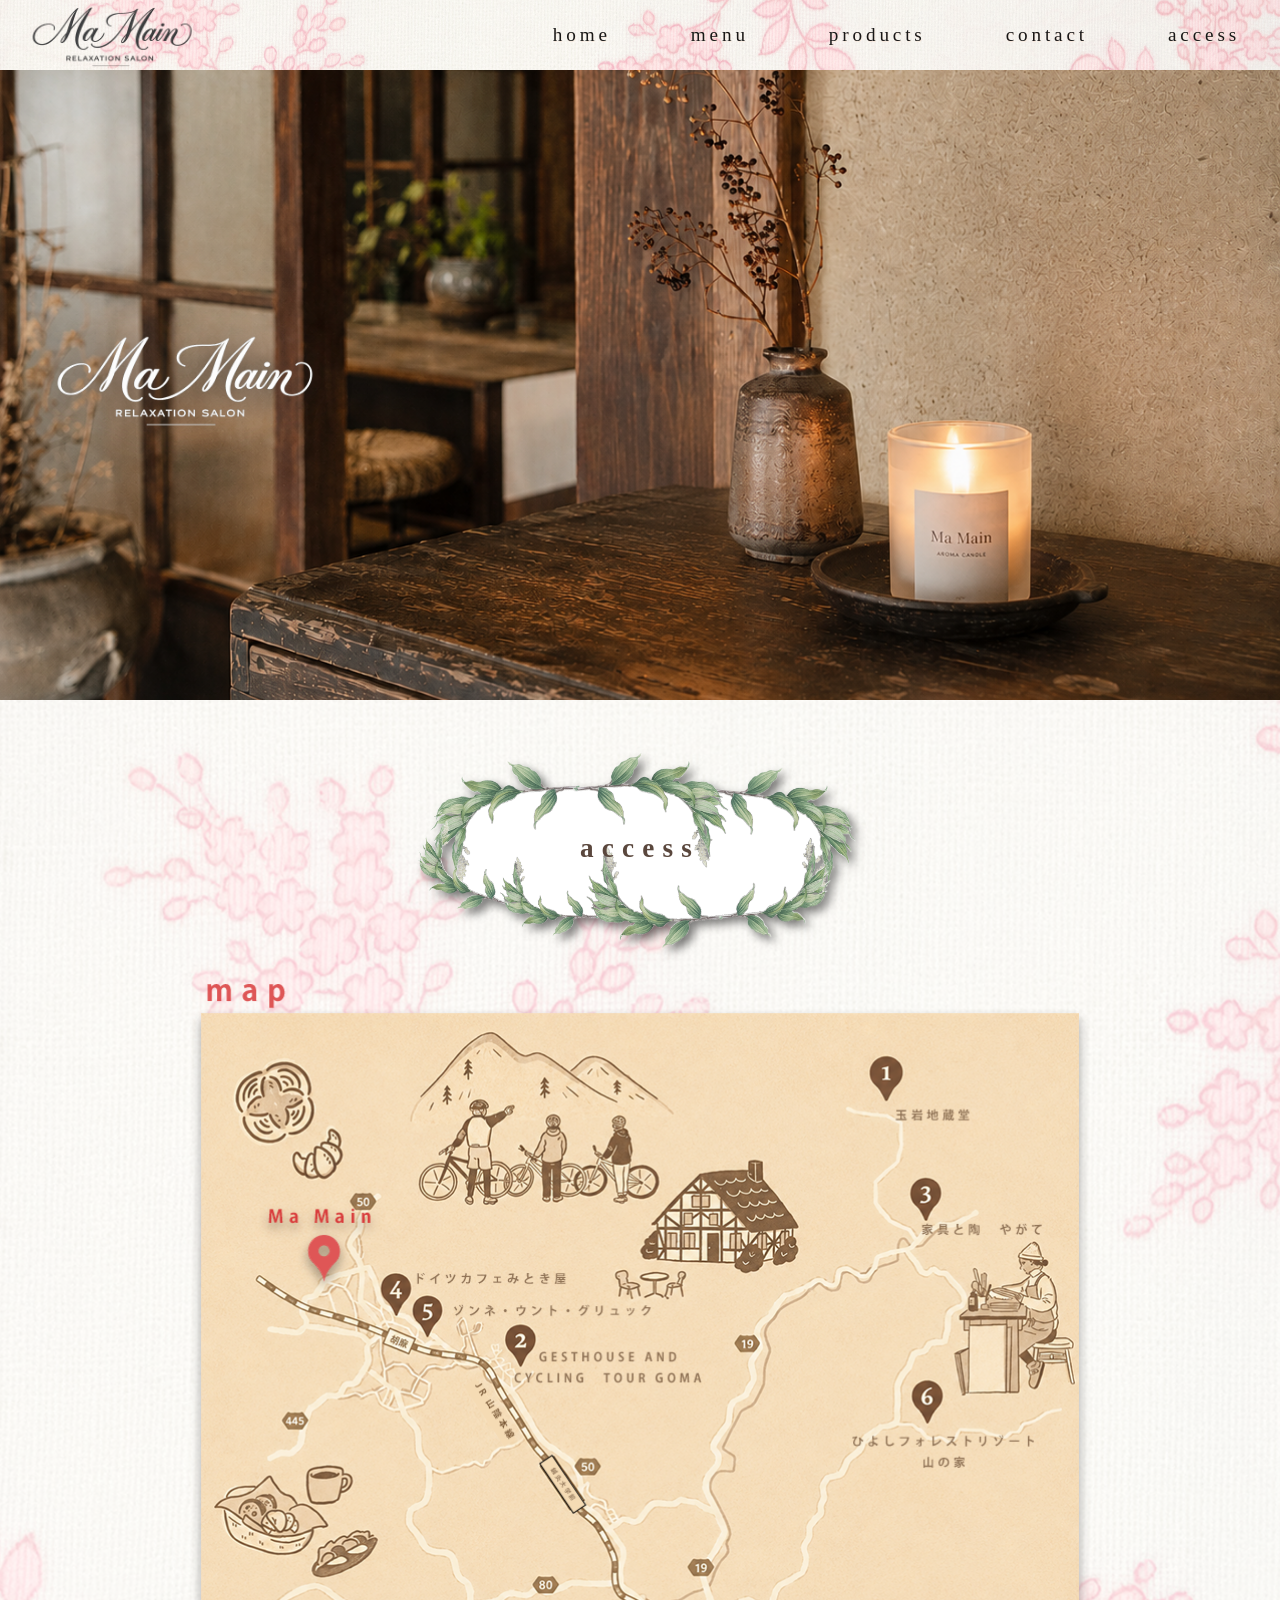
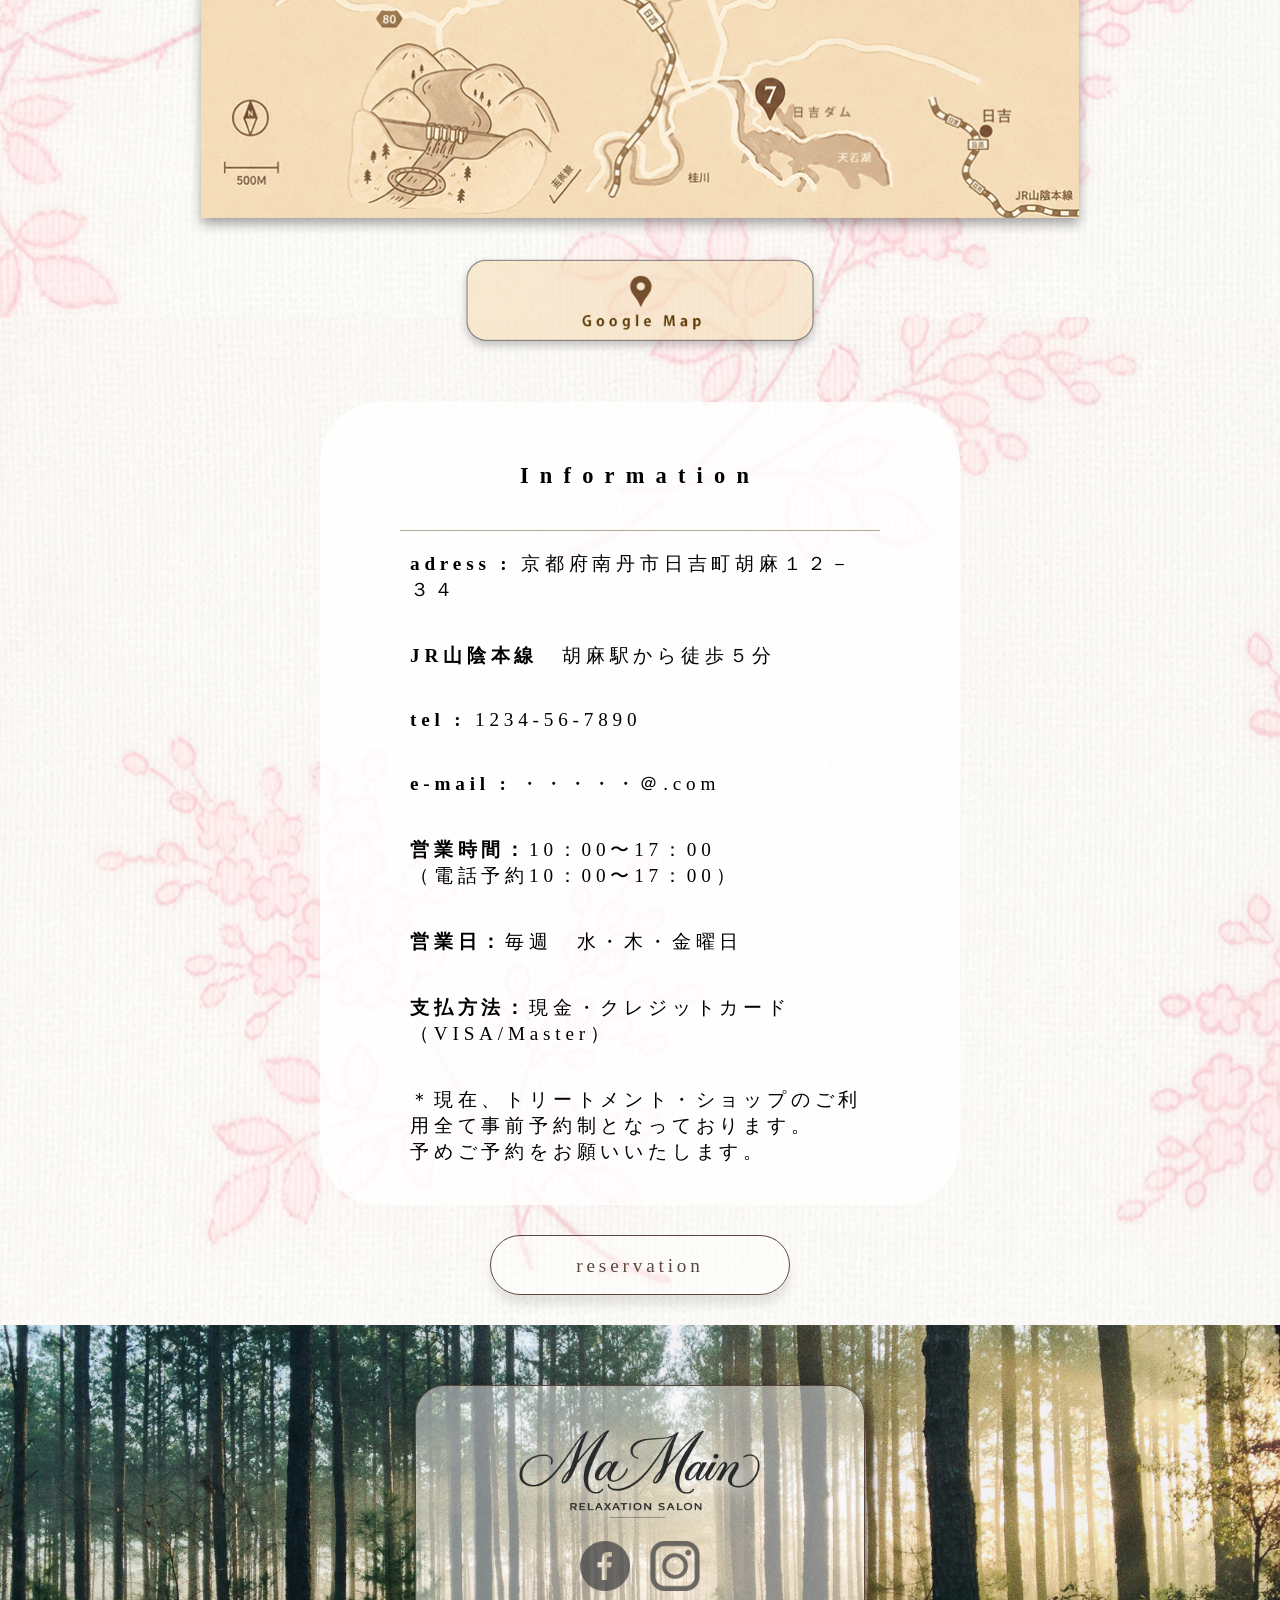
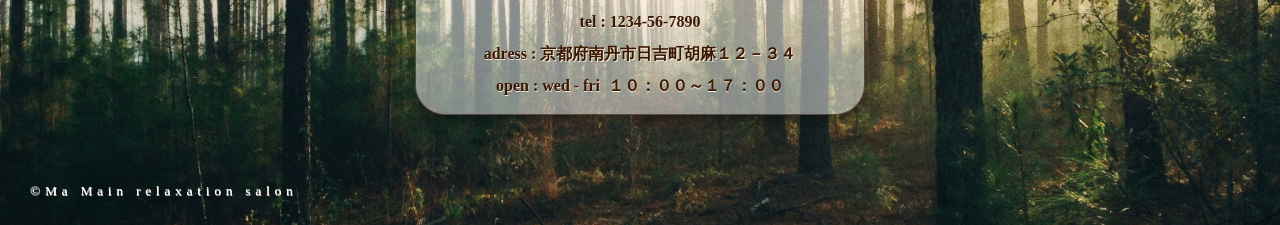
<file: access.html>
<!DOCTYPE html>
<html lang="ja">
<head>
  <meta charset="UTF-8">
  <meta name="viewport" content="width=device-width, initial-scale=1.0">
  <title>access | Ma Main relaxation salon</title>
  <link rel="stylesheet" href="./assets/css/common.css">
  <link rel="stylesheet" href="./assets/css/access.css">
</head>
<body>
  <header>
    <div class="header-nav">
      <div class="header-logo">
        <a href="./index.html"><img src="./assets/img/common/logoimage.png" alt="MaMainロゴ画像"></a>
        <button class="toggle-menu-btn"><span></span></button>
      </div>
      <ul class="header-inner">
        <li><a href="./index.html">home</a></li>
        <li><a href="./menu.html">menu</a></li>
        <li><a href="./products.html">products</a></li>
        <li><a href="./contact.html">contact</a></li>
        <li><a href="./access.html">access</a></li>
      </ul>
      </div>
  </header>

  <main>
      <div class="top-img">
        <img src="./assets/img/access/mamain-c.png" alt="サロン画像">
        
         <div class="logo-white">
          <img src="./assets/img/index/logowh.png" alt="MaMainロゴ">
        </div> 
      </div>
     <div class="leaf fadeup">
       <div class="top-logo">
         <h1>access</h1>
       </div>
    </div>
<div class="map fade-up">
  <img src="./assets/img/access/map.png" alt="Ma Mainイラスト地図 次項にgoogleマップリンクあり">
</div>
<div class="google-link fade-up">
  <a href="./other/map.html"><img src="./assets/img/access/map-link.png" alt="Google Mapリンク"></a>
</div>
  

<div class="info fadeup">
  <h2 class="fade-up">Information</h2>
   <p class="fade-up"><b>adress :</b> 京都府南丹市日吉町胡麻１２－３４</p>
   <p class="fade-up"><b>JR山陰本線</b>　胡麻駅から徒歩５分</p>
   <p class="fade-up"><b>tel :</b> 1234-56-7890</p>
   <p class="fade-up"><b>e-mail :</b> ・・・・・＠.com</p>
   <p class="fade-up"><b>営業時間：</b>10：00〜17：00 <br>（電話予約10：00〜17：00）</p>
   <p class="fade-up"><b>営業日：</b>毎週　水・木・金曜日</p>
   <p class="fade-up"><b>支払方法：</b>現金・クレジットカード（VISA/Master）</p>
   <p class="important fade-up">＊現在、トリートメント・ショップのご利用全て事前予約制となっております。<br>予めご予約をお願いいたします。</p>
</div>

<div class="btn-area fade-up">
  <a href="./other/reservation.html" class="button">reservation</a>
  </div>

  </main>
  <footer>
    <div class="footer-nav">
      <div class="footer-logo">
       <img src="./assets/img/common/logoimage.png" alt="Ma Mainロゴ">
      </div>
     <div class="follow">
      <a href=""><img src="./assets/img/common/facebook.png" alt="facebook"></a>
      <a href=""><img src="./assets/img/common/instagram.png" alt="instagram"></a>
     </div>
     <p>tel : 1234-56-7890</p>
     <p>adress : 京都府南丹市日吉町胡麻１２－３４</p>
     <p>open : wed - fri&nbsp;&nbsp;１０：００～１７：００</p>
    </div>
    <p class="copy-right"><small>&copy;Ma Main relaxation salon</small></p>
  </footer>
  <!-- <script src="./assets/js/jquery-4.0.0.min.js"></script> -->
  <script src="./assets/js/jquery-4.0.0.slim.min.js"></script>
  <!-- <script src="https://code.jquery.com/jquery-4.0.0.min.js" integrity="sha256-OaVG6prZf4v69dPg6PhVattBXkcOWQB62pdZ3ORyrao=" crossorigin="anonymous"></script> -->
  <script src="https://code.jquery.com/jquery-3.7.1.js" integrity="sha256-eKhayi8LEQwp4NKxN+CfCh+3qOVUtJn3QNZ0TciWLP4=" crossorigin="anonymous"></script>
  <script src="./assets/slick/slick.min.js"></script>
  <script src="./assets/js/script.js"></script>
</body>
</html>
</file>
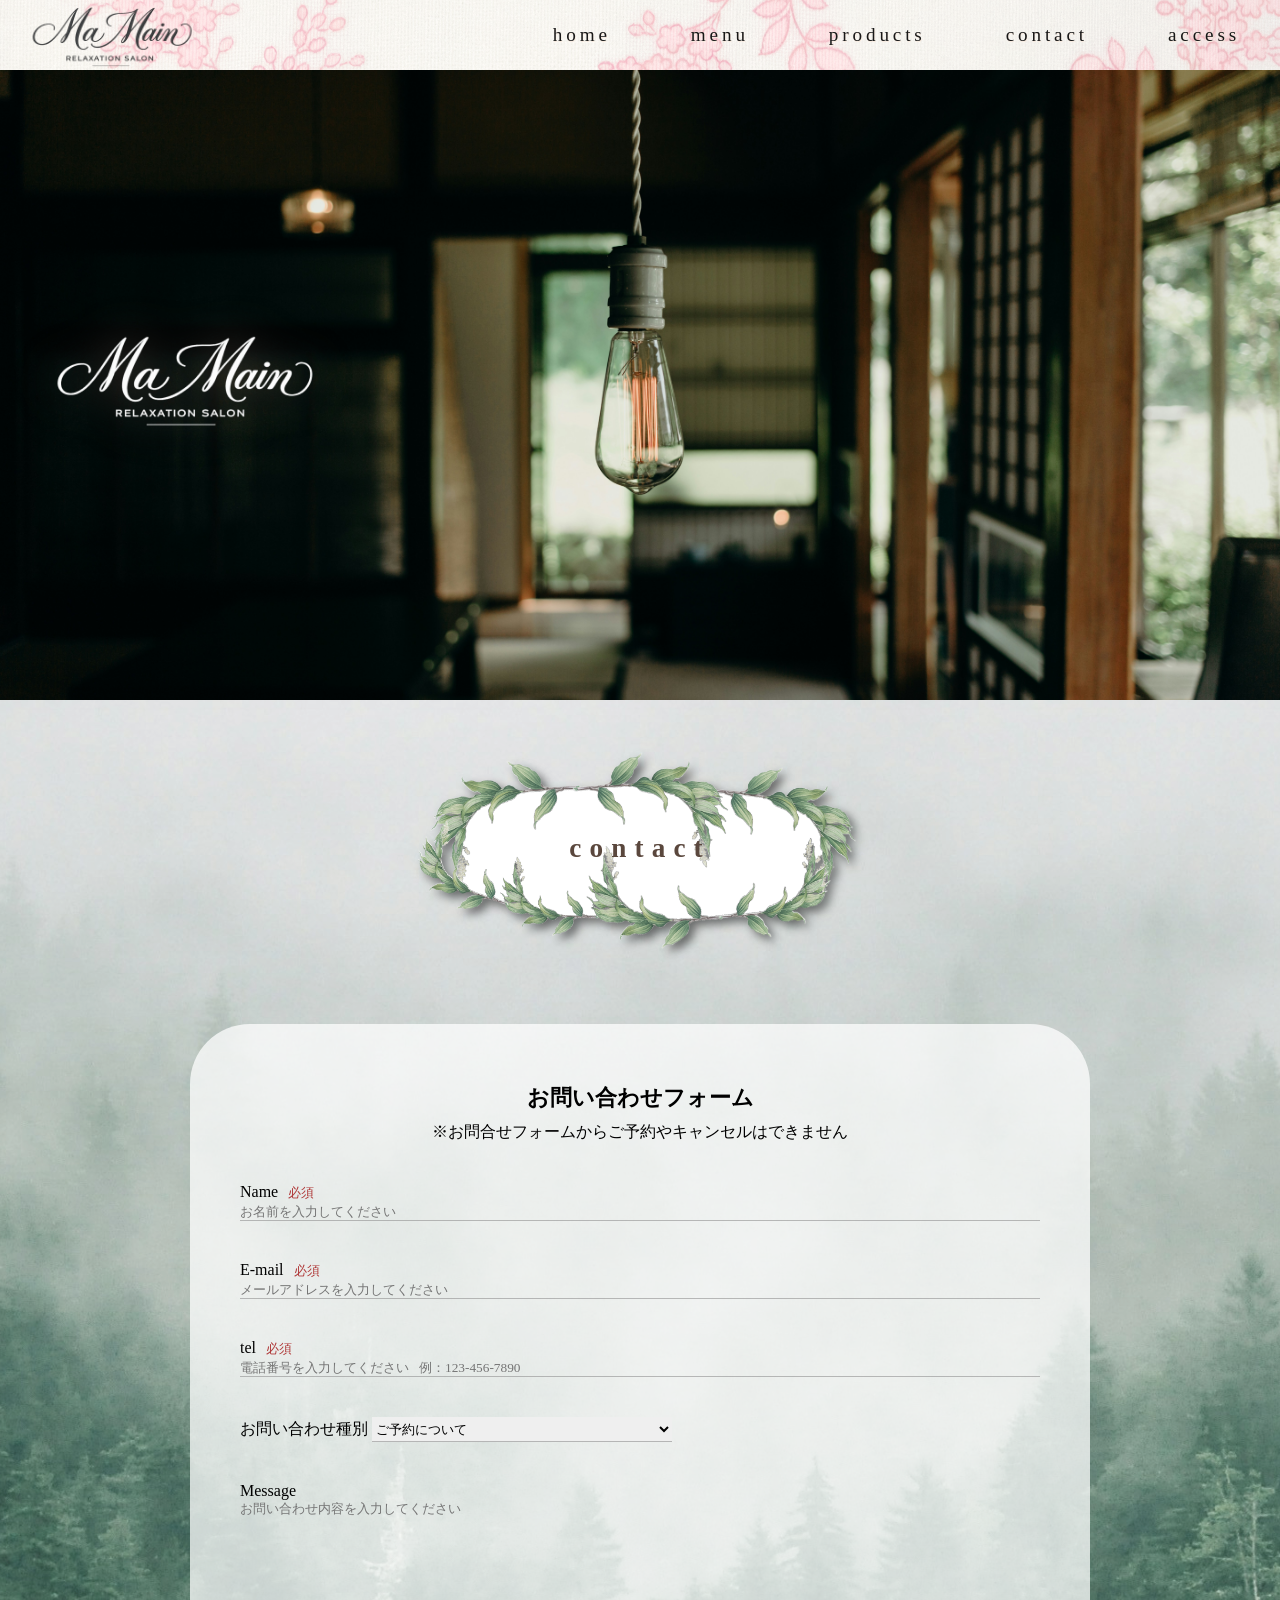
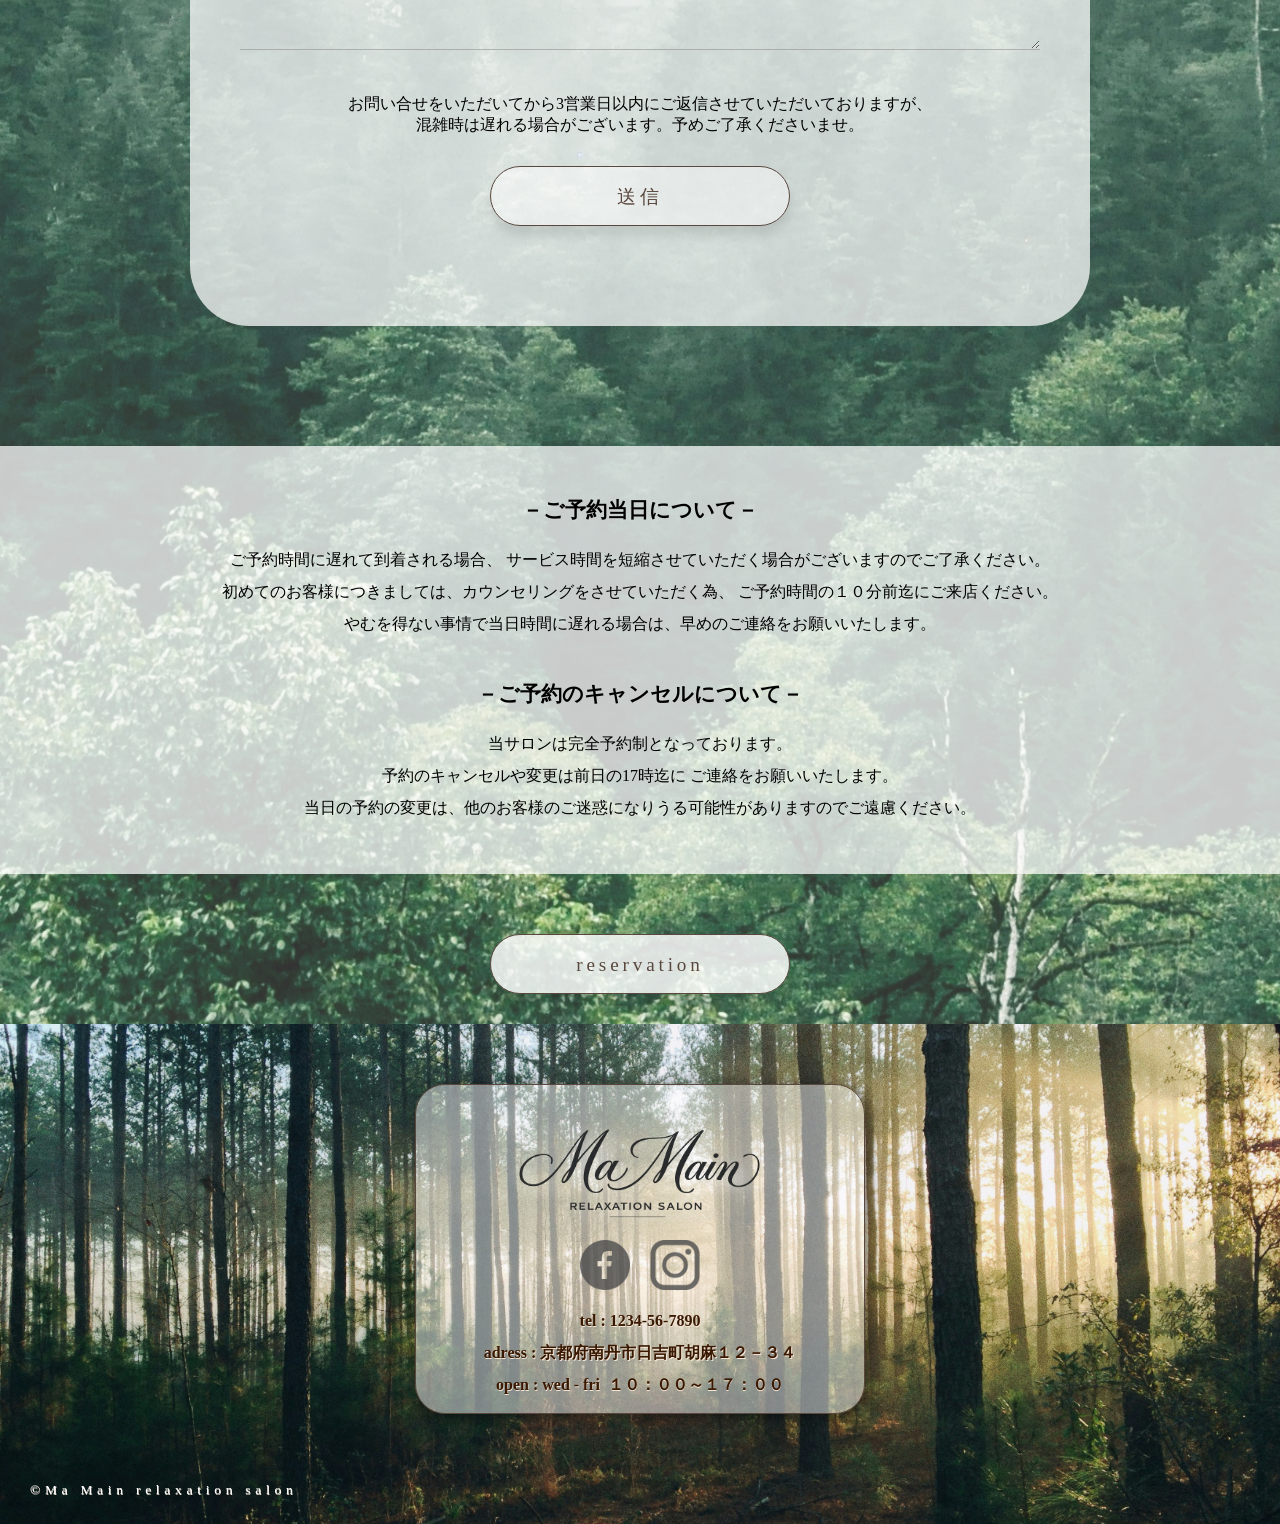
<file: contact.html>
<!DOCTYPE html>
<html lang="ja">
<head>
  <meta charset="UTF-8">
  <meta name="viewport" content="width=device-width, initial-scale=1.0">
  <title>contact | Ma Main relaxation salon</title>
  <link rel="stylesheet" href="./assets/css/common.css">
  <link rel="stylesheet" href="./assets/css/contact.css">
</head>
<body>
  <header>
    <div class="header-nav">
      <div class="header-logo">
        <a href="./index.html"><img src="./assets/img/common/logoimage.png" alt="MaMainロゴ画像"></a>
        <button class="toggle-menu-btn"><span></span></button>
       </div>
      <ul class="header-inner">
        <li><a href="./index.html">home</a></li>
        <li><a href="./menu.html">menu</a></li>
        <li><a href="./products.html">products</a></li>
        <li><a href="./contact.html">contact</a></li>
        <li><a href="./access.html">access</a></li>
      </ul>
      </div>
  </header>

  <main>
      <div class="top-img">
        <img src="./assets/img/contact/house5.jpg" alt="サロン画像">
        
         <div class="logo-white">
          <img src="./assets/img/index/logowh.png" alt="MaMainロゴ">
        </div> 
      </div>
     <div class="leaf fadeup">
       <div class="top-logo">
         <h1>contact</h1>
       </div>
    </div>

<div class="contact fadeup">
    <h2 class="fade-up">お問い合わせフォーム</h2>
    <p>※お問合せフォームからご予約やキャンセルはできません
    </p>
    <form class="contact-form">

      <div class="field">
        <label for="name" id="required">Name</label>
        <input type="text" id="name" placeholder="お名前を入力してください" required> 
      </div>

      <div class="field">
        <label for="email" id="required">E-mail</label>
        <input type="email" id="email" placeholder="メールアドレスを入力してください" required>
      </div>
      <div class="field">
        <label for="phone" id="required">tel</label>
        <input type="tel" id="phone" name="phone" pattern="[0-9]{3}-[0-9]{3}-[0-9]{4}" placeholder="電話番号を入力してください   例：123-456-7890" required>
      </div>
      <div class="field">
        <label for="">お問い合わせ種別</label>
        <select name="genre" id="select">
          <option value="ご予約について">ご予約について</option>
          <option value="メニューについて">メニューについて</option>
          <option value="商品について">商品について</option>
        </select>
      </div>
      <div class="field">
        <label for="message">Message</label>
        <textarea id="message" rows="5" placeholder="お問い合わせ内容を入力してください"></textarea>
      </div>

      <p class="form-note fade-up">
        お問い合せをいただいてから3営業日以内にご返信させていただいておりますが、<br>
        混雑時は遅れる場合がございます。予めご了承くださいませ。
      </p>
     <div class="btn-area fade-up">
       <button type="submit" class="button">
        送信
       </button>
     </div>
    </form>
</div>
<div class="section fadeup">
 <section>
  <h2 class="fadeup">－ご予約当日について－</h2>
  <p class="fade-up">ご予約時間に遅れて到着される場合、
     サービス時間を短縮させていただく場合がございますのでご了承ください。<br>
     初めてのお客様につきましては、カウンセリングをさせていただく為、
     ご予約時間の１０分前迄にご来店ください。<br>
     やむを得ない事情で当日時間に遅れる場合は、早めのご連絡をお願いいたします。</p>
 </section>
 <section>
 <h2 class="fadeup">－ご予約のキャンセルについて－</h2>
 <p class="fade-up">当サロンは完全予約制となっております。<br>
    予約のキャンセルや変更は前日の17時迄に
    ご連絡をお願いいたします。<br>
    当日の予約の変更は、他のお客様のご迷惑になりうる可能性がありますのでご遠慮ください。</p>
  </section>
</div>
<div class="btn-area fade-up">
  <a href="./other/reservation.html" class="button" id="btn-wh">reservation</a>
</div>

  </main>
  <footer>
    <div class="footer-nav">
      <div class="footer-logo">
       <img src="./assets/img/common/logoimage.png" alt="Ma Mainロゴ">
      </div>
     <div class="follow">
      <a href=""><img src="./assets/img/common/facebook.png" alt="facebook"></a>
      <a href=""><img src="./assets/img/common/instagram.png" alt="instagram"></a>
     </div>
     <p>tel : 1234-56-7890</p>
     <p>adress : 京都府南丹市日吉町胡麻１２－３４</p>
     <p>open : wed - fri&nbsp;&nbsp;１０：００～１７：００</p>
    </div>
    <p class="copy-right"><small>&copy;Ma Main relaxation salon</small></p>
  </footer>
  <!-- <script src="./assets/js/jquery-4.0.0.min.js"></script>
  <script src="https://code.jquery.com/jquery-4.0.0.min.js" integrity="sha256-OaVG6prZf4v69dPg6PhVattBXkcOWQB62pdZ3ORyrao=" crossorigin="anonymous"></script> -->
  <script src="https://code.jquery.com/jquery-3.7.1.js" integrity="sha256-eKhayi8LEQwp4NKxN+CfCh+3qOVUtJn3QNZ0TciWLP4=" crossorigin="anonymous"></script>
  <script src="./assets/js/script.js"></script>
</body>
</html>
</file>
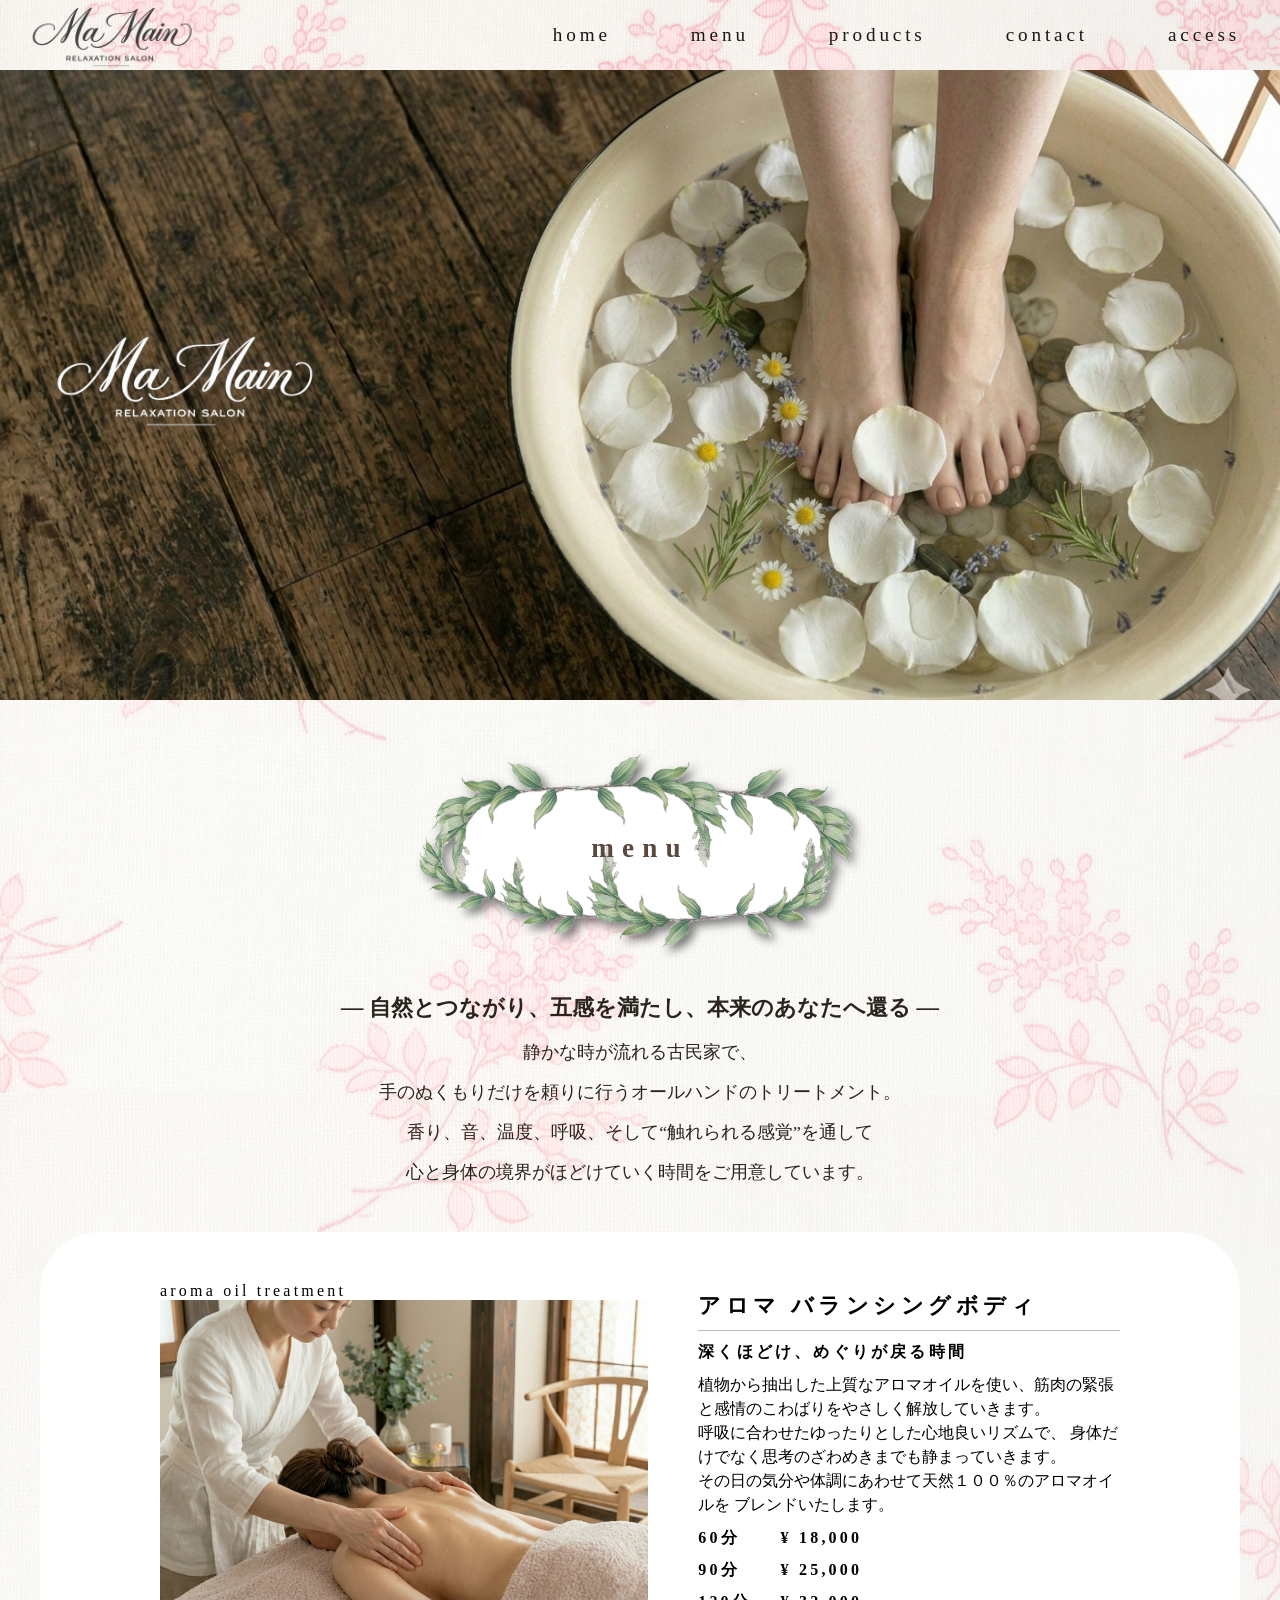
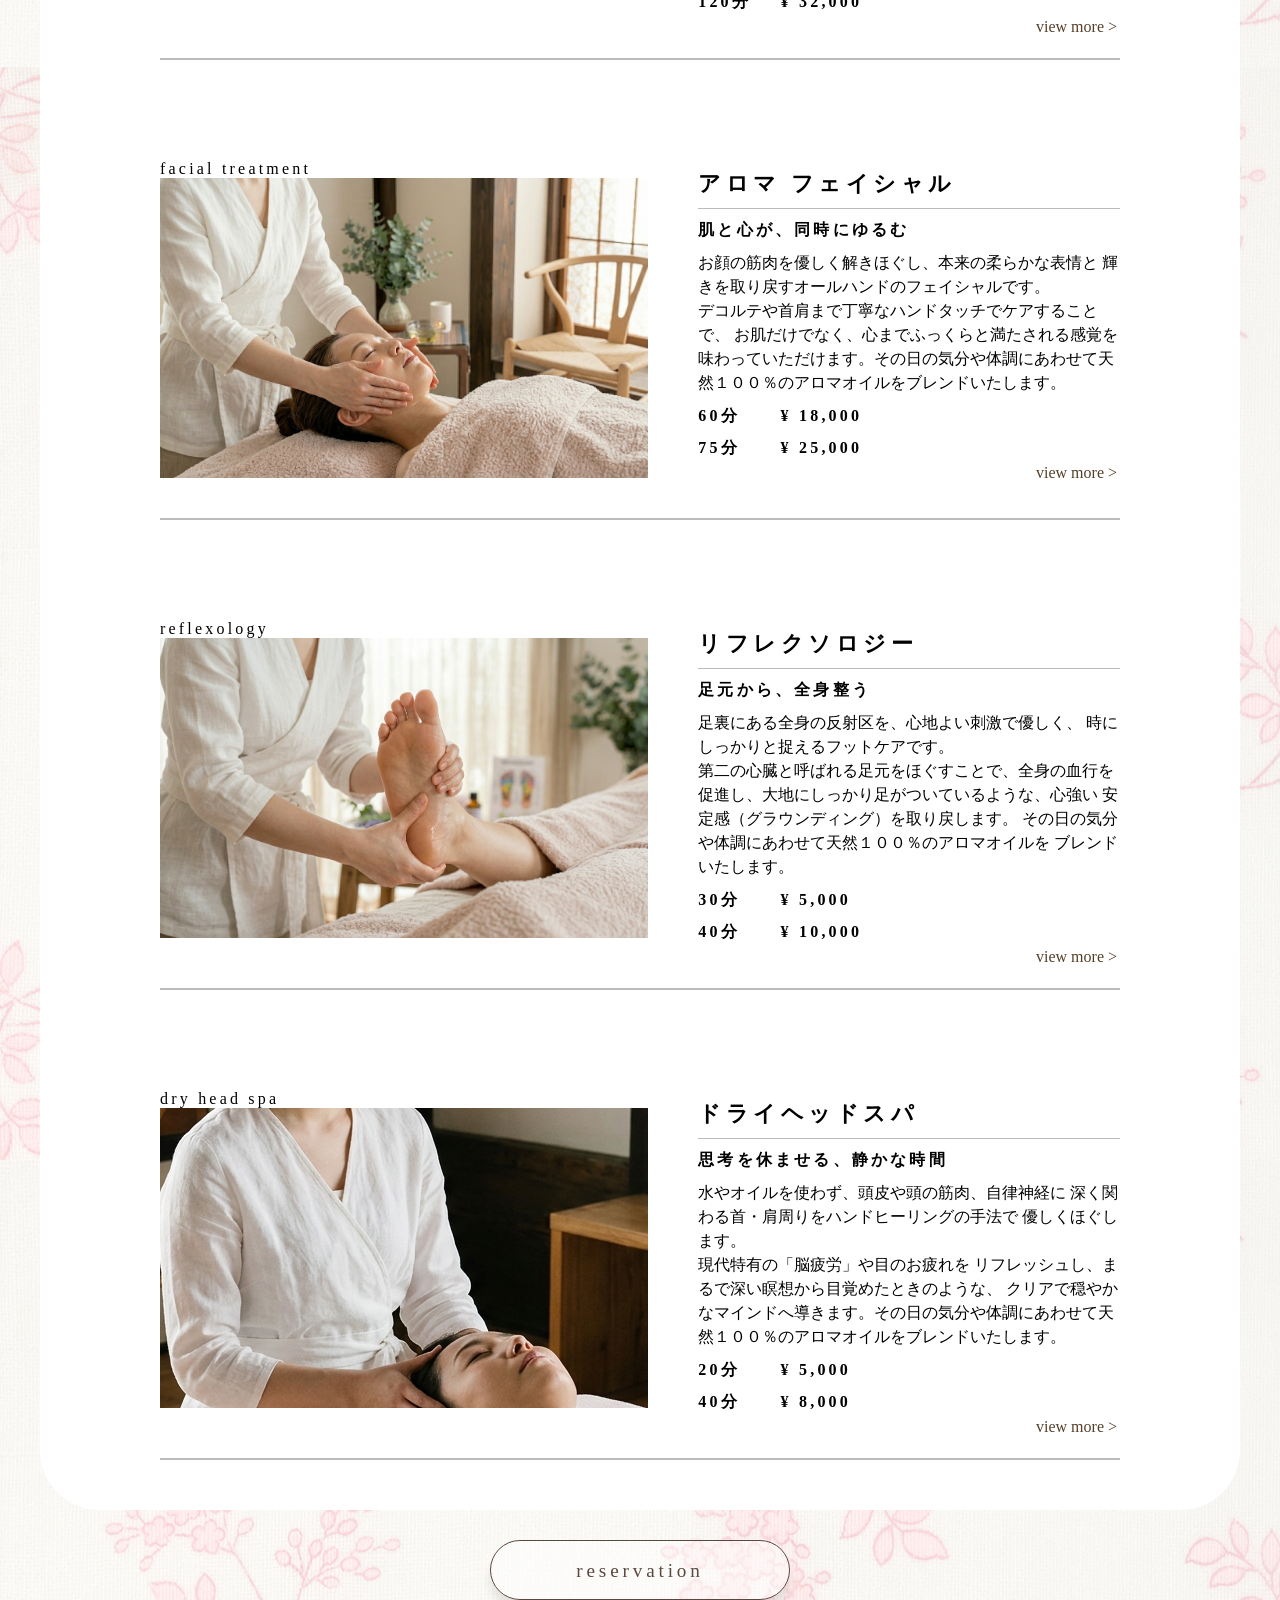
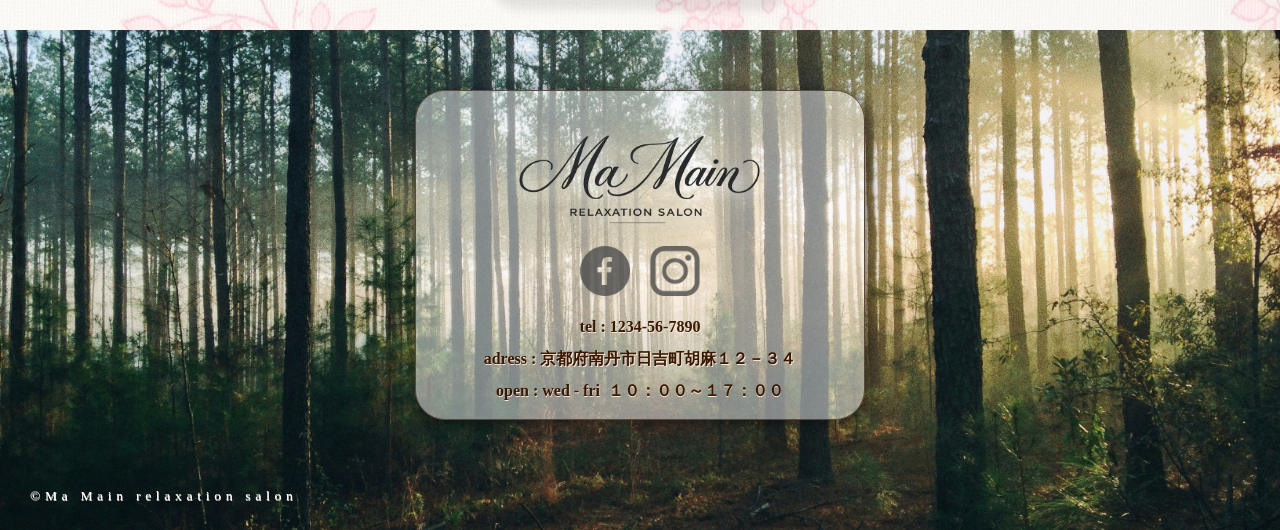
<file: menu.html>
<!DOCTYPE html>
<html lang="ja">
<head>
  <meta charset="UTF-8">
  <meta name="viewport" content="width=device-width, initial-scale=1.0">
  <title>Menu | Ma Main relaxation salon</title>
  <link rel="stylesheet" href="./assets/css/common.css">
  <link rel="stylesheet" href="./assets/css/menu.css">
</head>
<body>
  <header>
    <div class="header-nav">
      <div class="header-logo">
        <a href="./index.html"><img src="./assets/img/common/logoimage.png" alt="MaMainロゴ画像"></a>
        <button class="toggle-menu-btn"><span></span></button>
      </div>
      <ul class="header-inner">
        <li><a href="./index.html">home</a></li>
        <li><a href="./menu.html">menu</a></li>
        <li><a href="./products.html">products</a></li>
        <li><a href="./contact.html">contact</a></li>
        <li><a href="./access.html">access</a></li>
      </ul>
      </div>
  </header>

  <main>
      <div class="top-img">
        <img src="./assets/img/menu/foot-bath.png" alt="フットバス画像">
        
         <!-- <div class="logo-white">
          <img src="./assets/img/index/logowh.png" alt="">
        </div> -->
        <div class="logo-white">
          <img src="./assets/img/index/logowh.png" alt="MaMainロゴ">
        </div> 
         
     </div>
     <div class="leaf fadeup">
       <div class="top-logo">
         <h1>menu</h1>
       </div>
    </div>
<div class="catch-copy">
          <p class="fade-up">― 自然とつながり、五感を満たし、本来のあなたへ還る ―</p>
          <p class="fade-up">静かな時が流れる古民家で、<br>
          手のぬくもりだけを頼りに行うオールハンドのトリートメント。<br>
          香り、音、温度、呼吸、そして“触れられる感覚”を通して<br>
          心と身体の境界がほどけていく時間をご用意しています。</p>
</div>
<ul class="menu-list">
  <li>
    <div class="menu-img fade-up">
      <p>aroma oil treatment</p>
     <div class="img-box">
      <img src="./assets/img/menu/treatment.png" alt="アロマ バランシングボディ画像">
     </div>
    </div>
    <div class="menu-detail fade-up">
     <dl>
      <dt>アロマ バランシングボディ</dt>
      <dd>深くほどけ、めぐりが戻る時間</dd>
      <dd>植物から抽出した上質なアロマオイルを使い、筋肉の緊張
       と感情のこわばりをやさしく解放していきます。<br>
       呼吸に合わせたゆったりとした心地良いリズムで、
       身体だけでなく思考のざわめきまでも静まっていきます。<br>
       その日の気分や体調にあわせて天然１００％のアロマオイルを
       ブレンドいたします。</dd>
     </dl>
     <p class="price">60分&ensp;&ensp;&ensp; &yen; 18,000</p>
     <p class="price">90分&ensp;&ensp;&ensp; &yen; 25,000</p>
     <p class="price">120分&ensp;&ensp; &yen; 32,000</p>
     <a href="./menu.html">view more ></a>
    </div>
  </li>
  <li>
    <div class="menu-img fade-up">
     <p>facial treatment</p>
     <div class="img-box">
     <img src="./assets/img/menu/facialimg.png" alt="アロマ フェイシャル画像">
    </div>
    </div>
    <div class="menu-detail fade-up">
     <dl>
      <dt>アロマ フェイシャル</dt>
      <dd>肌と心が、同時にゆるむ</dd>
      <dd>お顔の筋肉を優しく解きほぐし、本来の柔らかな表情と
       輝きを取り戻すオールハンドのフェイシャルです。<br>
       デコルテや首肩まで丁寧なハンドタッチでケアすることで、
       お肌だけでなく、心までふっくらと満たされる感覚を
       味わっていただけます。その日の気分や体調にあわせて天然１００％のアロマオイルをブレンドいたします。</dd>
     </dl>
     <p class="price">60分&ensp;&ensp;&ensp; &yen; 18,000</p>
     <p class="price">75分&ensp;&ensp;&ensp; &yen; 25,000</p>
     <a href="./menu.html">view more ></a>
    </div>
  </li>
  <li>
    <div class="menu-img fade-up">
     <p>reflexology</p>
     <div class="img-box">
       <img src="./assets/img/menu/footmsg.png" alt="リフレクソロジー画像">
    </div>
    </div>
    <div class="menu-detail fade-up">
     <dl>
      <dt>リフレクソロジー</dt>
      <dd>足元から、全身整う</dd>
      <dd>足裏にある全身の反射区を、心地よい刺激で優しく、
          時にしっかりと捉えるフットケアです。<br>
          第二の心臓と呼ばれる足元をほぐすことで、全身の血行を
          促進し、大地にしっかり足がついているような、心強い
          安定感（グラウンディング）を取り戻します。
          その日の気分や体調にあわせて天然１００％のアロマオイルを
          ブレンドいたします。</dd>
     </dl>
     <p class="price">30分&ensp;&ensp;&ensp; &yen; 5,000</p>
     <p class="price">40分&ensp;&ensp;&ensp; &yen; 10,000</p>
     <a href="./menu.html">view more ></a>
    </div>
  </li>
  <li>
    <div class="menu-img fade-up">
      <p>dry head spa</p>
     <div class="img-box">
      <img src="./assets/img/menu/headspa.png" alt="ドライヘッドスパ画像">
     </div>
    </div>
    <div class="menu-detail fade-up">
     <dl>
      <dt>ドライヘッドスパ</dt>
      <dd>思考を休ませる、静かな時間</dd>
      <dd>水やオイルを使わず、頭皮や頭の筋肉、自律神経に
          深く関わる首・肩周りをハンドヒーリングの手法で
          優しくほぐします。<br>
          現代特有の「脳疲労」や目のお疲れを
          リフレッシュし、まるで深い瞑想から目覚めたときのような、
          クリアで穏やかなマインドへ導きます。その日の気分や体調にあわせて天然１００％のアロマオイルをブレンドいたします。</dd>
     </dl>
     <p class="price">20分&ensp;&ensp;&ensp; &yen; 5,000</p>
     <p class="price">40分&ensp;&ensp;&ensp; &yen; 8,000</p>
     <a href="./menu.html">view more ></a>
    </div>
  </li>
</ul>
<div class="btn-area fade-up">
  <a href="./other/reservation.html" class="button">reservation</a>
  </div>

  </main>
  <footer>
    <div class="footer-nav">
      <div class="footer-logo">
       <img src="./assets/img/common/logoimage.png" alt="Ma Mainロゴ">
      </div>
     <div class="follow">
      <a href=""><img src="./assets/img/common/facebook.png" alt="facebook"></a>
      <a href=""><img src="./assets/img/common/instagram.png" alt="instagram"></a>
     </div>
     <p>tel : 1234-56-7890</p>
     <p>adress : 京都府南丹市日吉町胡麻１２－３４</p>
     <p>open : wed - fri&nbsp;&nbsp;１０：００～１７：００</p>
    </div>
    <p class="copy-right"><small>&copy;Ma Main relaxation salon</small></p>
  </footer>
  <!-- <script src="./assets/js/jquery-4.0.0.min.js"></script> -->
  <script src="./assets/js/jquery-4.0.0.slim.min.js"></script>
  <!-- <script src="https://code.jquery.com/jquery-4.0.0.min.js" integrity="sha256-OaVG6prZf4v69dPg6PhVattBXkcOWQB62pdZ3ORyrao=" crossorigin="anonymous"></script> -->
  <script src="https://code.jquery.com/jquery-3.7.1.js" integrity="sha256-eKhayi8LEQwp4NKxN+CfCh+3qOVUtJn3QNZ0TciWLP4=" crossorigin="anonymous"></script>
  <script src="./assets/slick/slick.min.js"></script>
  <script src="./assets/js/script.js"></script>
</body>
</html>
</file>
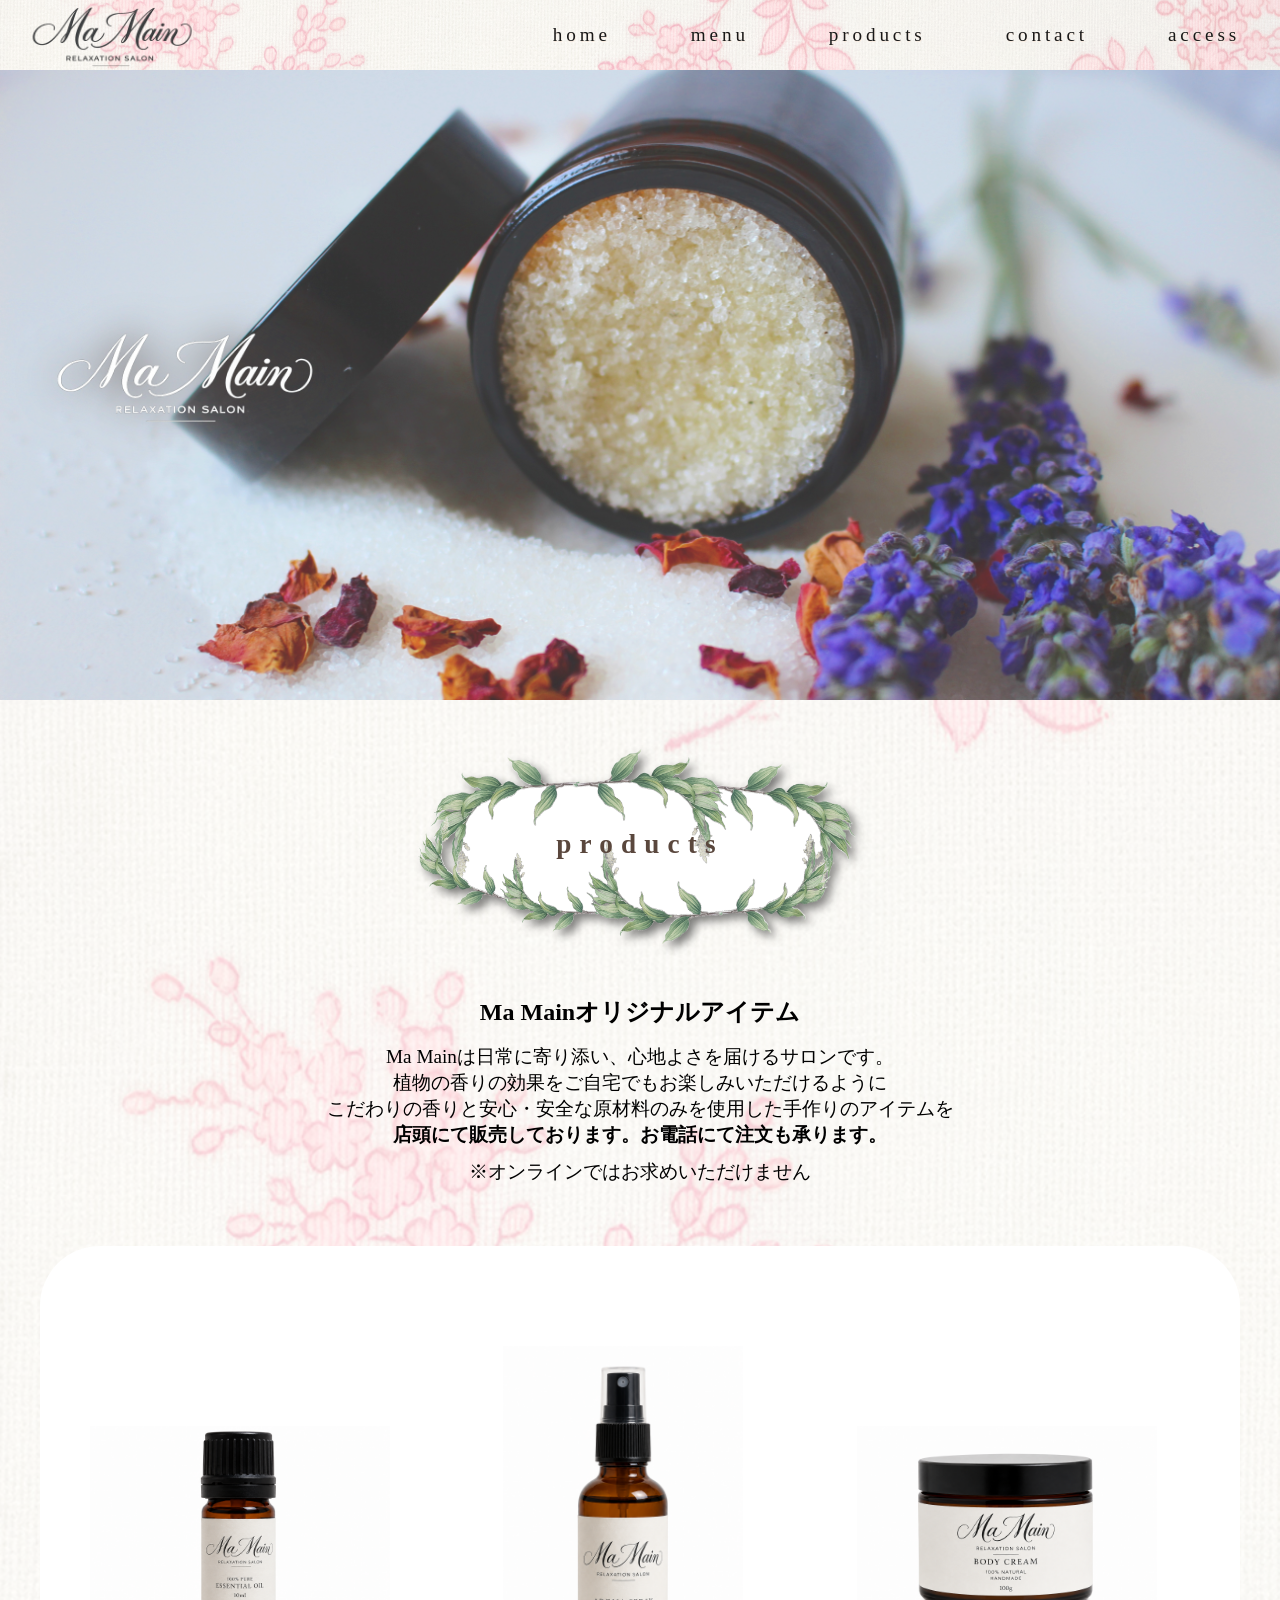
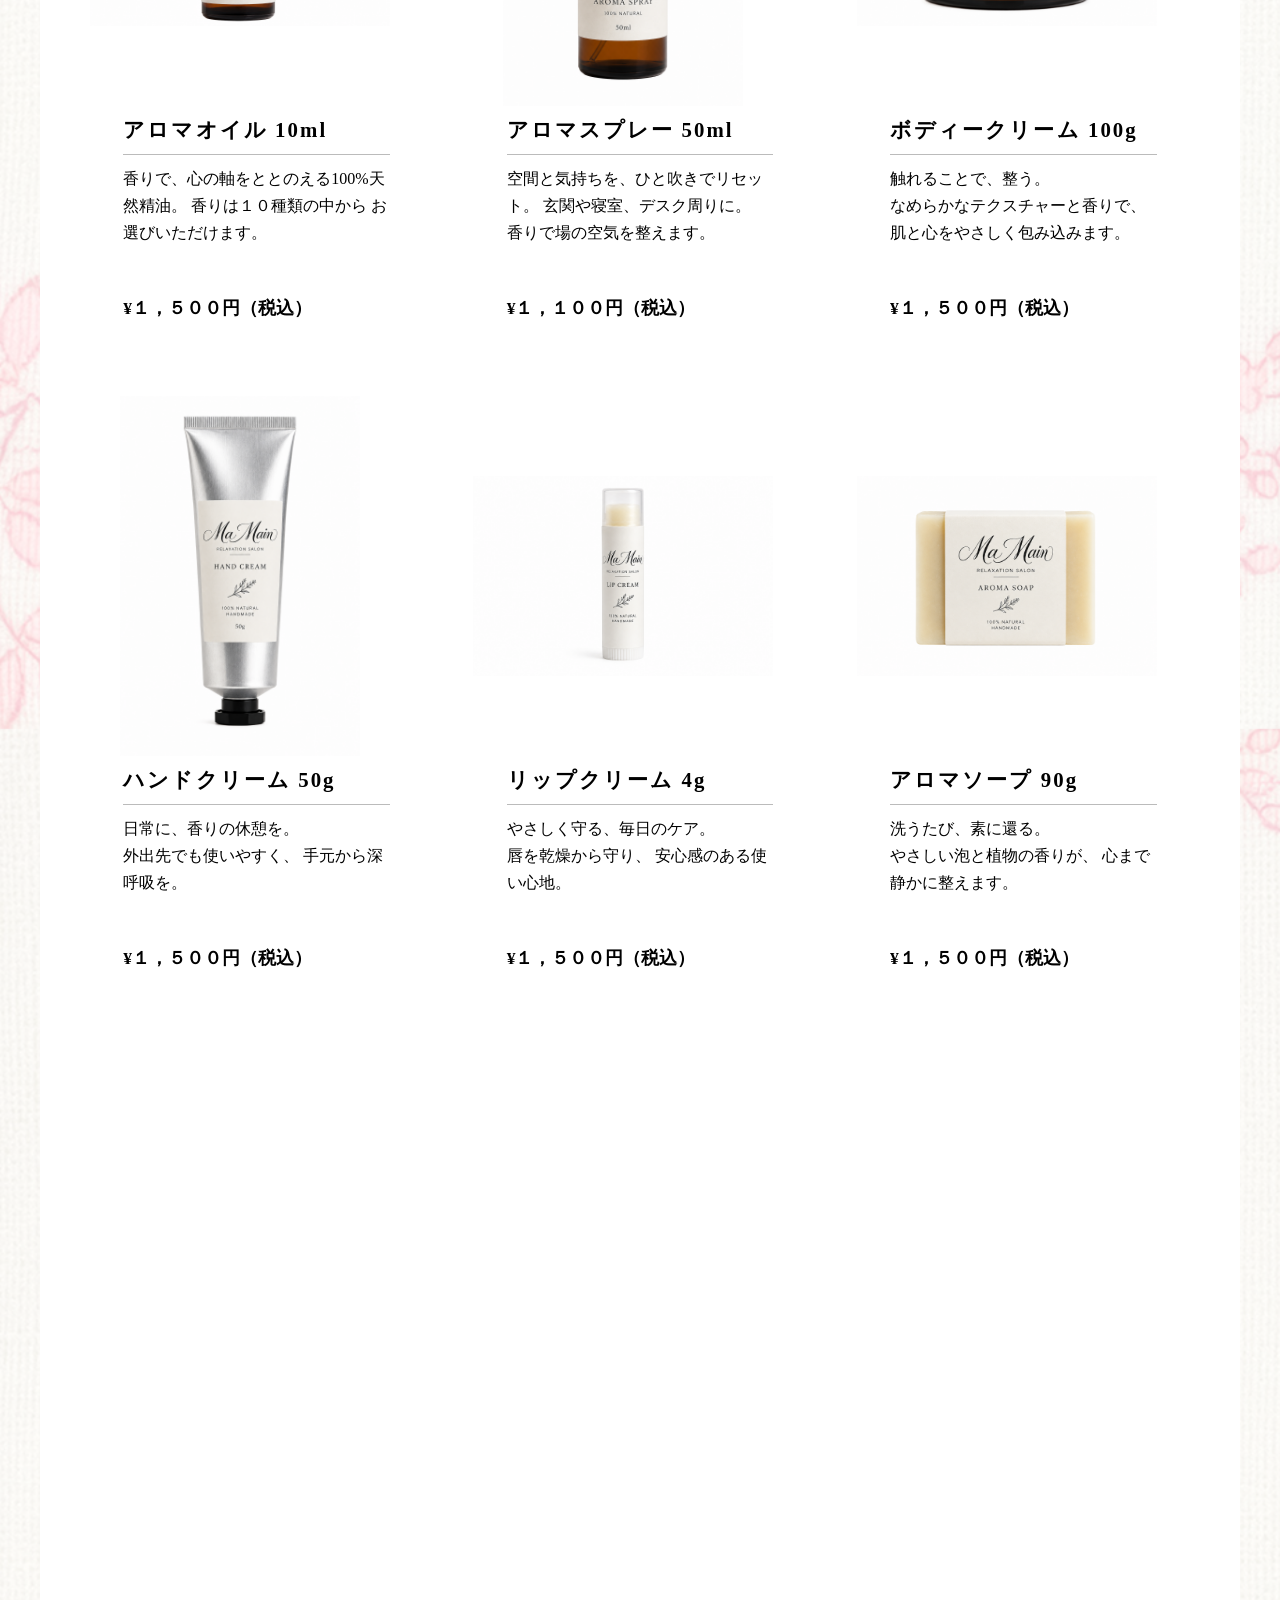
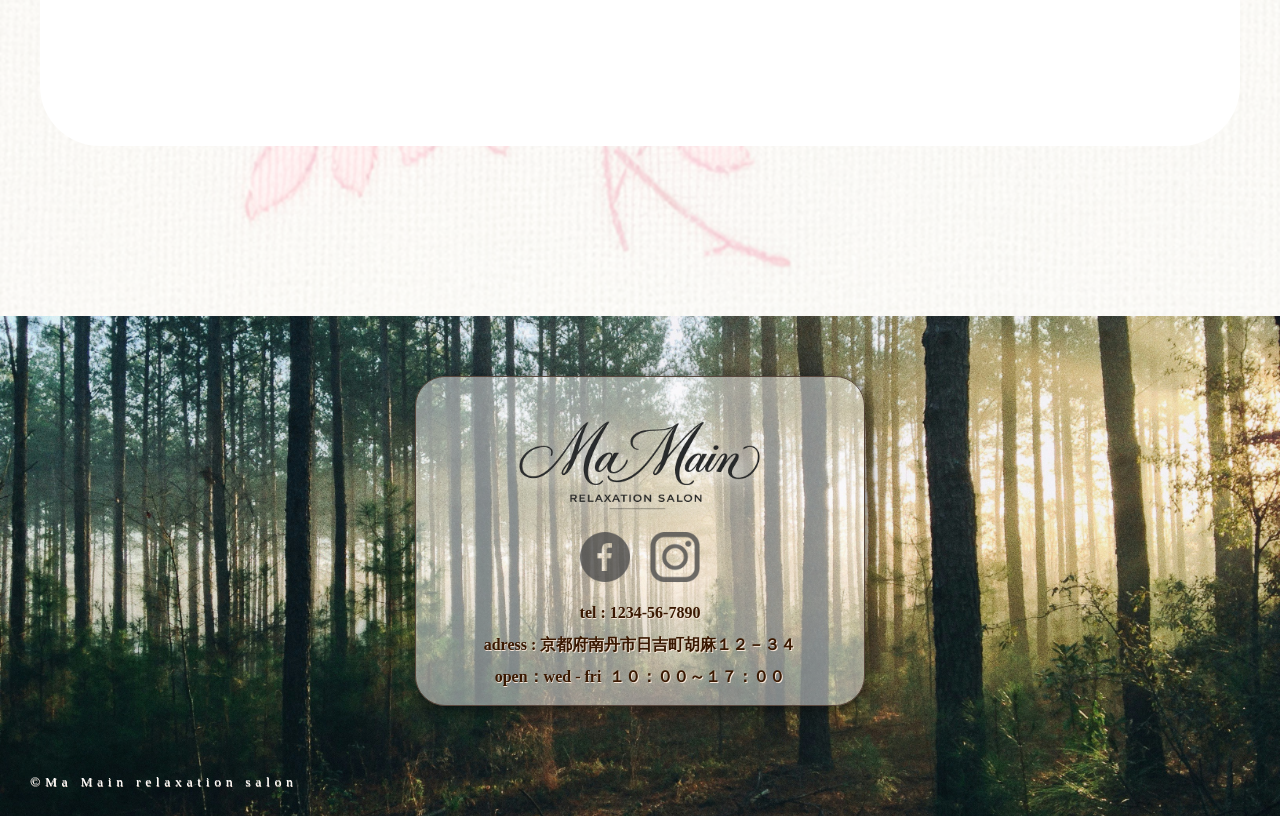
<file: products.html>
<!DOCTYPE html>
<html lang="ja">
<head>
  <meta charset="UTF-8">
  <meta name="viewport" content="width=device-width, initial-scale=1.0">
  <title>products | Ma Main relaxation salon</title>
  <link rel="stylesheet" href="./assets/css/common.css">
  <link rel="stylesheet" href="./assets/css/products.css">
</head>
<body>
  <header>
    <div class="header-nav">
      <div class="header-logo">
        <a href="./index.html"><img src="./assets/img/common/logoimage.png" alt="MaMainロゴ画像"></a>
       <button class="toggle-menu-btn"><span></span></button>
      </div>
      <ul class="header-inner">
        <li><a href="./index.html">home</a></li>
        <li><a href="./menu.html">menu</a></li>
        <li><a href="./products.html">products</a></li>
        <li><a href="./contact.html">contact</a></li>
        <li><a href="./access.html">access</a></li>
      </ul>
      </div>
  </header>
 <main>
      <div class="top-img">
        <div class="logo-white">
          <img src="./assets/img/index/logowh.png" alt="MaMainロゴ">
        </div>
      </div>
     <div class="leaf fadeup">
       <div class="top-logo">
         <h1>products</h1>
       </div>
    </div>

    <div class="catch-copy">
      <section>
      <h2 class="fadeup">Ma Mainオリジナルアイテム</h2>
          <p class="fadeup">Ma Mainは日常に寄り添い、心地よさを届けるサロンです。<br>
            植物の香りの効果をご自宅でもお楽しみいただけるように<br>
            こだわりの香りと安心・安全な原材料のみを使用した手作りのアイテムを<br>
            <b>店頭にて販売しております。お電話にて注文も承ります。</b></p>
          <p class="important fadeup">※オンラインではお求めいただけません</p>
      </section>
    </div>
    
    <ul class="item-list">
      <li class="fade-up">
        <img src="./assets/img/products/aromaoil.png" alt="アロマオイル商品画像">
        <dl>
          <dt>アロマオイル 10ml</dt>
          <dd>香りで、心の軸をととのえる100%天然精油。
            香りは１０種類の中から
            お選びいただけます。</dd>
        </dl>
        <p class="price">&yen;１，５００円（税込）</p>
      </li>
      <li class="fade-up">
        <img src="./assets/img/products/aroma2.png" alt="アロマスプレー商品画像">
        <dl>
          <dt>アロマスプレー 50ml</dt>
          <dd>空間と気持ちを、ひと吹きでリセット。
              玄関や寝室、デスク周りに。<br>
              香りで場の空気を整えます。</dd>
        </dl>
        <p class="price">&yen;１，１００円（税込）</p>
      </li>
      <li class="fade-up">
        <img src="./assets/img/products/aroma3.png" alt="ボディークリーム商品画像">
        <dl>
          <dt>ボディークリーム  100g</dt>
          <dd>触れることで、整う。<br>
            なめらかなテクスチャーと香りで、
            肌と心をやさしく包み込みます。</dd>
        </dl>
        <p class="price">&yen;１，５００円（税込）</p>
      </li>
      <li class="fade-up">
        <img src="./assets/img/products/hand.png" alt="ハンドクリーム商品画像">
        <dl>
          <dt>ハンドクリーム 50g</dt>
          <dd>日常に、香りの休憩を。<br>
            外出先でも使いやすく、
            手元から深呼吸を。</dd>
        </dl>
        <p class="price">&yen;１，５００円（税込）</p>
      </li>
      <li class="fade-up">
        <img src="./assets/img/products/lip.png" alt="リップクリーム商品画像">
        <dl>
          <dt>リップクリーム 4g</dt>
          <dd>やさしく守る、毎日のケア。<br>
            唇を乾燥から守り、
            安心感のある使い心地。</dd>
        </dl>
        <p class="price">&yen;１，５００円（税込）</p>
      </li>
      <li class="fade-up">
        <img src="./assets/img/products/aroma4.png" alt="アロマソープ商品画像">
        <dl>
          <dt>アロマソープ 90g</dt>
          <dd>洗うたび、素に還る。<br>
            やさしい泡と植物の香りが、
            心まで静かに整えます。</dd>
        </dl>
        <p class="price">&yen;１，５００円（税込）</p>
      </li>
      <li class="fade-up">
        <img src="./assets/img/products/aroma6.png" alt="バスソルト商品画像">
        <dl>
          <dt>バスソルト 500g</dt>
          <dd>一日の疲れを、湯に溶かす。<br>
            ミネラル豊富なソルトで、
            深いリラックスへ導きます。
</dd>
        </dl>
        <p class="price">&yen;１，５００円（税込）</p>
      </li>
      <li class="fade-up">
        <img src="./assets/img/products/aroma7.png" alt="ハーブティー商品画像">
        <dl>
          <dt>ハーブティー 200g</dt>
          <dd>飲むセルフケア。<br>
            香りと温かさで、
            内側からゆるめるひととき。</dd>
        </dl>
        <p class="price">&yen;１，５００円（税込）</p>
      </li>
      <li class="fade-up">
        <img src="./assets/img/products/aroma8.png" alt="アロマキャンドル商品画像">
        <dl>
          <dt>アロマキャンドル 100g</dt>
          <dd>火を灯す、何もしない時間。<br>
            揺らぐ炎とやさしい香りで、
            心を静かに整えるひととき。</dd>
        </dl>
        <p class="price">&yen;１，５００円（税込）</p>
      </li>
    </ul>

    <div class="btn-area fade-up">
  <a href="./other/reservation.html" class="button">reservation</a>
  </div>

  </main>
  <footer>
    <div class="footer-nav">
     <div class="footer-logo">
      <img src="./assets/img/common/logoimage.png" alt="Ma Mainロゴ">
     </div>
     <div class="follow">
      <a href=""><img src="./assets/img/common/facebook.png" alt="facebook"></a>
      <a href=""><img src="./assets/img/common/instagram.png" alt="instagram"></a>
     </div>
     <p>tel : 1234-56-7890</p>
     <p>adress : 京都府南丹市日吉町胡麻１２－３４</p>
     <p>open：wed - fri&nbsp;&nbsp;１０：００～１７：００</p>
    </div>
    <p class="copy-right"><small>&copy;Ma Main relaxation salon</small></p>
  </footer>
  <!-- <script src="./assets/js/jquery-4.0.0.min.js"></script>
  <script src="https://code.jquery.com/jquery-4.0.0.min.js" integrity="sha256-OaVG6prZf4v69dPg6PhVattBXkcOWQB62pdZ3ORyrao=" crossorigin="anonymous"></script> -->
  <script src="https://code.jquery.com/jquery-3.7.1.js" integrity="sha256-eKhayi8LEQwp4NKxN+CfCh+3qOVUtJn3QNZ0TciWLP4=" crossorigin="anonymous"></script>
  <script src="./assets/js/script.js"></script>
</body>
</html>
</file>
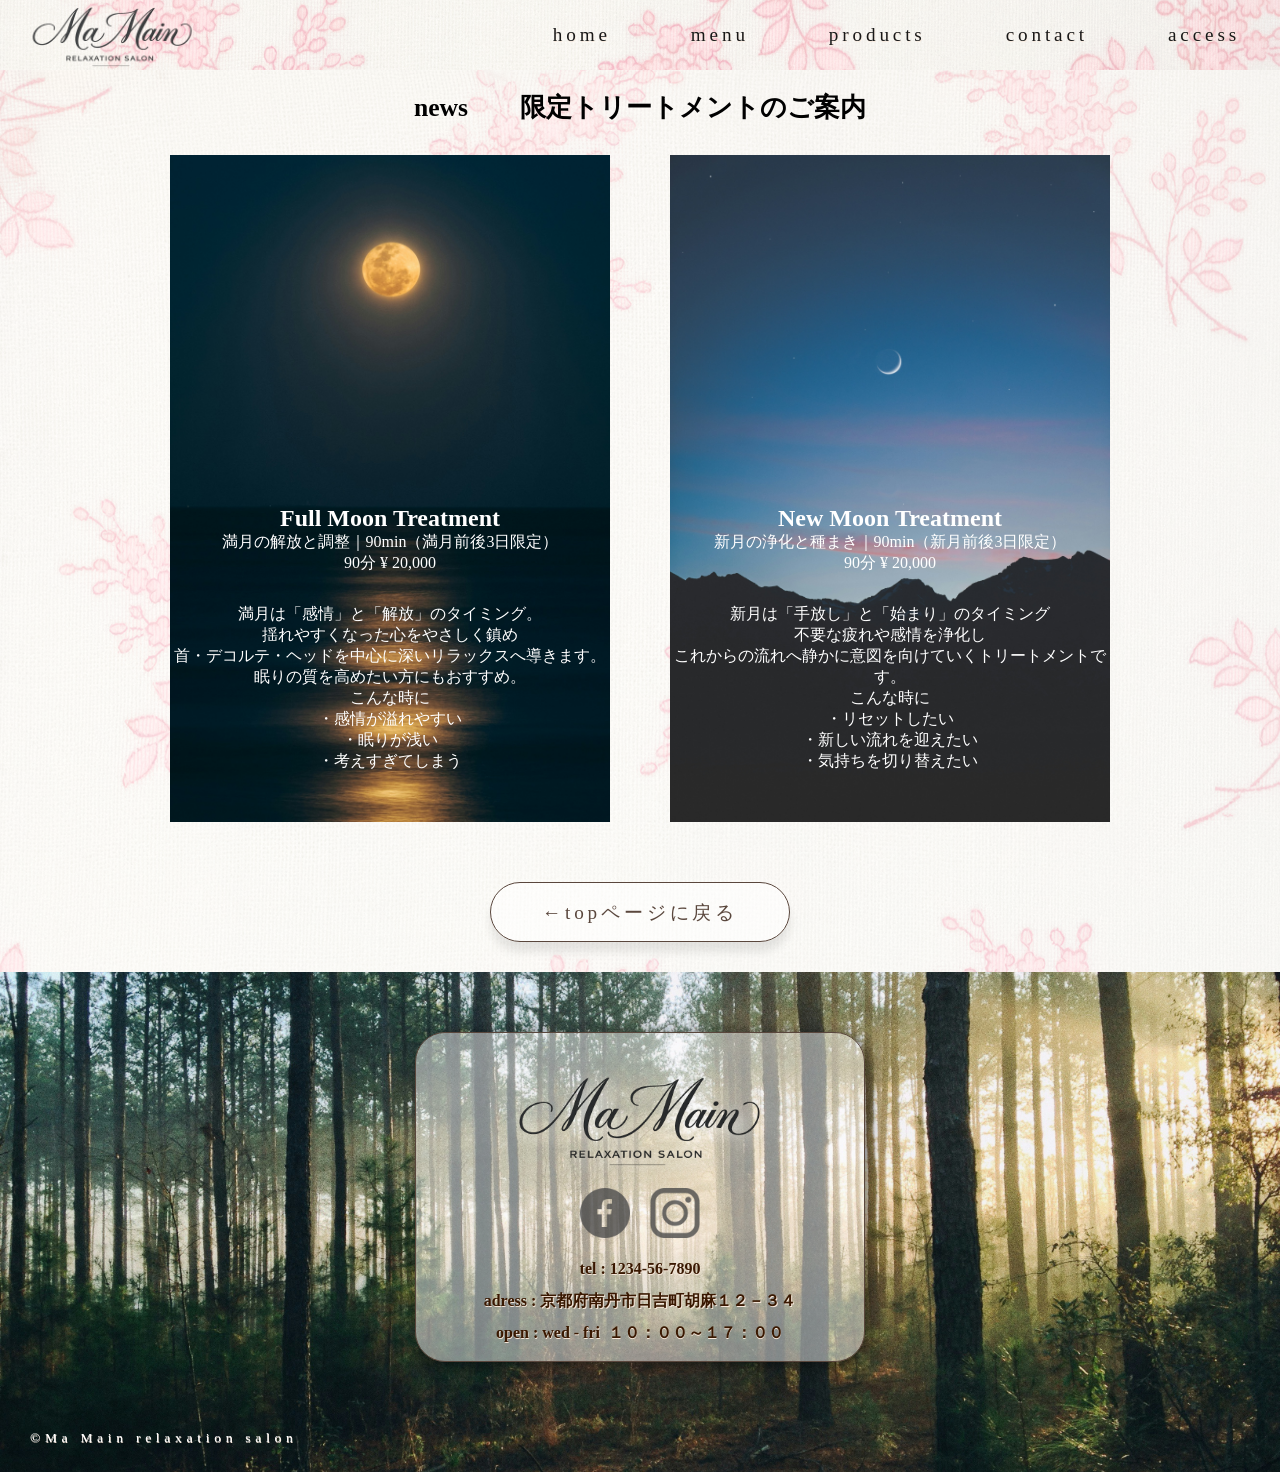
<file: other/news.html>
<!DOCTYPE html>
<html lang="ja">
<head>
  <meta charset="UTF-8">
  <meta name="viewport" content="width=device-width, initial-scale=1.0">
  <title>news | Ma Main relaxation salon</title>
  <link rel="stylesheet" href="../assets/css/common.css">
  <link rel="stylesheet" href="./news.css">
</head>
<body>
  <header>
    <div class="header-nav">
      <div class="header-logo">
        <a href="../index.html"><img src="../assets/img/common/logoimage.png" alt="MaMainロゴ画像"></a>
        <button class="toggle-menu-btn"><span></span></button>
      </div>
      <ul class="header-inner">
        <li><a href="../index.html">home</a></li>
        <li><a href="../menu.html">menu</a></li>
        <li><a href="../products.html">products</a></li>
        <li><a href="../contact.html">contact</a></li>
        <li><a href="../access.html">access</a></li>
      </ul>
      </div>
  </header>
  <main>


    <h1>news　　限定トリートメントのご案内</h1>
    <div class="news">
      <div class="section">
    <ul>
        <li class="fullmoon">
          <h2>Full Moon Treatment</h2>
          <p class="treatment">満月の解放と調整｜90min（満月前後3日限定）</p>
          <p class="price">90分 &yen; 20,000</p>
          <p>満月は「感情」と「解放」のタイミング。<br>
           揺れやすくなった心をやさしく鎮め<br>
          首・デコルテ・ヘッドを中心に深いリラックスへ導きます。<br>
          眠りの質を高めたい方にもおすすめ。</p>
          <p>こんな時に<br>
          ・感情が溢れやすい<br>
          ・眠りが浅い<br>
          ・考えすぎてしまう</p>
        </li>
        <li class="newmoon">
          <h2>New Moon Treatment</h2>
          <p class="treatment">新月の浄化と種まき｜90min（新月前後3日限定）</p>
          <p class="price">90分 &yen; 20,000</p>
          <p>新月は「手放し」と「始まり」のタイミング<br>
          不要な疲れや感情を浄化し<br>
          これからの流れへ静かに意図を向けていくトリートメントです。</p>
          <p>こんな時に<br>
          ・リセットしたい<br>
          ・新しい流れを迎えたい<br>
          ・気持ちを切り替えたい</p>
        </li>
      </ul>
      </div>
     </div>

   <div class="btn-area">
      <a href="../index.html" class="button">&larr;topページに戻る</a>
   </div>


   </div>
  </main>
    <footer>
    <div class="footer-nav">
      <div class="footer-logo">
       <img src="../assets/img/common/logoimage.png" alt="Ma Mainロゴ">
      </div>
     <div class="follow">
      <a href=""><img src="../assets/img/common/facebook.png" alt="facebook"></a>
      <a href=""><img src="../assets/img/common/instagram.png" alt="instagram"></a>
     </div>
     <p>tel : 1234-56-7890</p>
     <p>adress : 京都府南丹市日吉町胡麻１２－３４</p>
     <p>open : wed - fri&nbsp;&nbsp;１０：００～１７：００</p>
    </div>
    <p class="copy-right"><small>&copy;Ma Main relaxation salon</small></p>
  </footer>
</body>
</html>
</file>
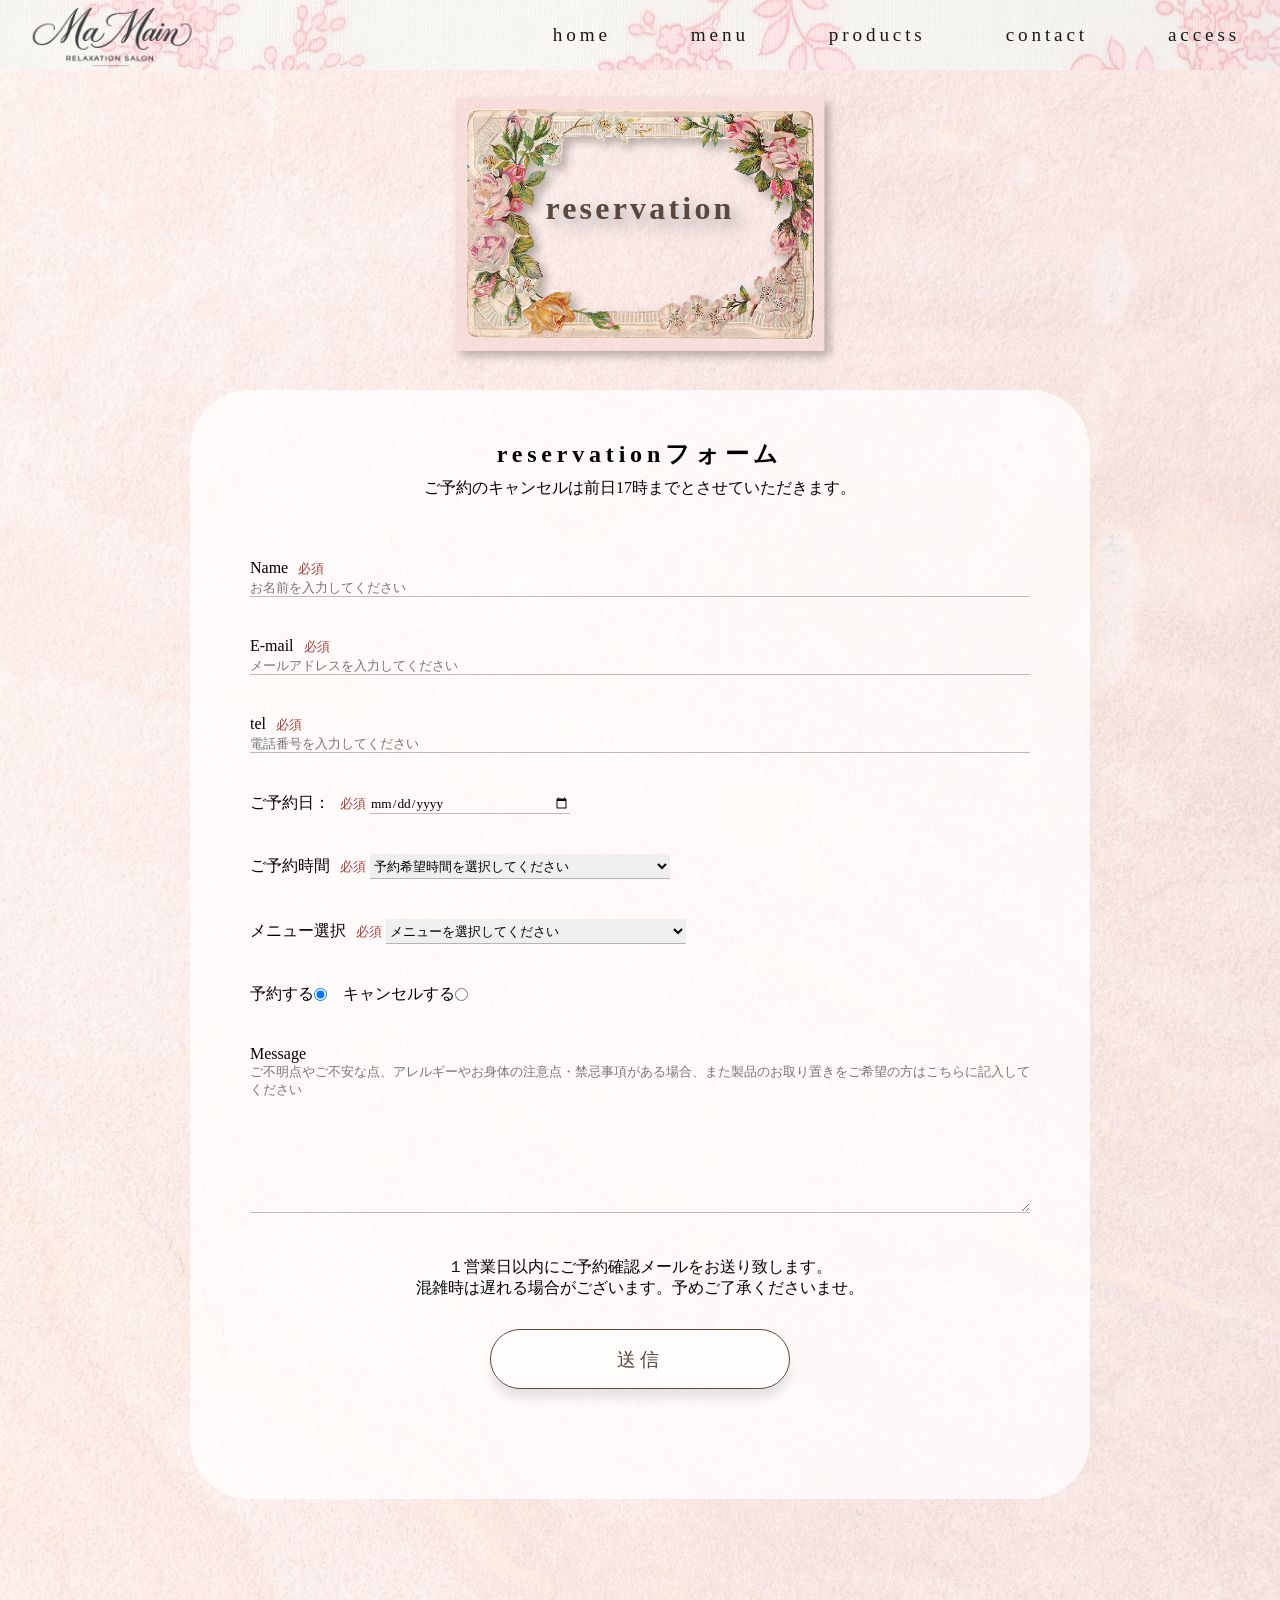
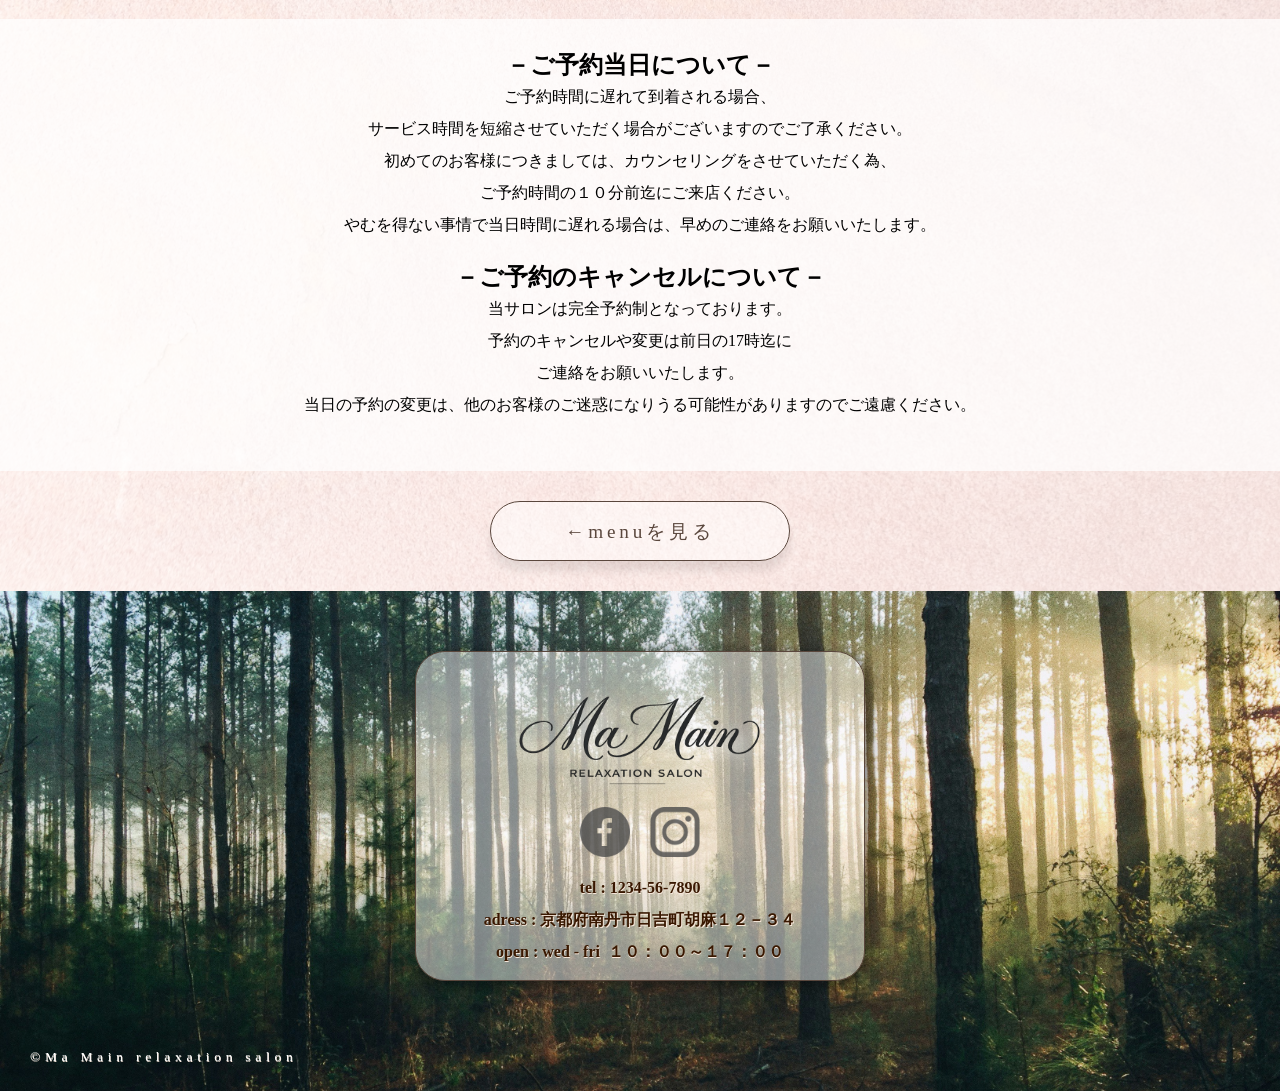
<file: other/reservation.html>
<!DOCTYPE html>
<html lang="ja">
<head>
  <meta charset="UTF-8">
  <meta name="viewport" content="width=device-width, initial-scale=1.0">
  <title>reservation | Ma Main relaxation salon</title>
  <link rel="stylesheet" href="../assets/css/common.css">
  <link rel="stylesheet" href="./reservation.css">
</head>
<body>
  <header>
    <div class="header-nav">
      <div class="header-logo">
        <a href="../index.html"><img src="../assets/img/common/logoimage.png" alt="MaMainロゴ画像"></a>
        <button class="toggle-menu-btn"><span></span></button>
      </div>
      <ul class="header-inner">
        <li><a href="../index.html">home</a></li>
        <li><a href="../menu.html">menu</a></li>
        <li><a href="../products.html">products</a></li>
        <li><a href="../contact.html">contact</a></li>
        <li><a href="../access.html">access</a></li>
      </ul>
      </div>
  </header>
  <main>
    <div class="leaf fadeup">
       <div class="top-logo">
         <h1>reservation</h1>
       </div>
    </div>
    <div class="contact fadeup">
         <h2>reservationフォーム</h2>
         <p>ご予約のキャンセルは前日17時までとさせていただきます。
         </p>
      <form class="contact-form">

      <div class="field">
        <label for="name" id="required">Name</label>
        <input type="text" id="name" placeholder="お名前を入力してください" required> 
      </div>

      <div class="field">
        <label for="email" id="required">E-mail</label>
        <input type="email" id="email" placeholder="メールアドレスを入力してください" required>
      </div>
      
      <div class="field">
        <label for="tel" id="required">tel</label>
        <input type="tel" id="tel" placeholder="電話番号を入力してください" required>
      </div>
      
       <div class="field">
         <label for="reserve-time" id="required">ご予約日：</label>
         <input name="date" type="date" required>
       </div>
       <div class="field">
          <label for="time" id="required">ご予約時間</label>
          <select name="genre" id="select">
            <option value="予約希望時間を選択してください">予約希望時間を選択してください</option>
            <option value="10:30">10:30</option>
            <option value="11:30">11:30</option>
            <option value="13:00">13:00</option>
            <option value="14:30">14:30</option>
            <option value="15:30">15:30</option>
          </select>
       </div>
       <div class="field">
          <label for="menu" id="required">メニュー選択</label>
        <select name="genre" id="select">
          <option value="メニューを選択してください">メニューを選択してください</option>
          <optgroup label="アロマ バランシングボディ">
            <option value="アロマ バランシングボディ">アロマ バランシングボディ 60分 &yen; 18,000</option>
            <option value="アロマ バランシングボディ">アロマ バランシングボディ 90分 &yen; 25,000</option>
            <option value="アロマ バランシングボディ">アロマ バランシングボディ 120分 &yen; 32,000</option>
          </optgroup>

          <optgroup label="アロマ フェイシャル">
            <option value="アロマ フェイシャル">アロマ フェイシャル 60分 &yen; 18,000</option>
            <option value="アロマ フェイシャル">アロマ フェイシャル 75分 &yen; 25,000</option>
          </optgroup>

          <optgroup label="リフレクソロジー">
            <option value="リフレクソロジー">リフレクソロジー 30分 &yen; 5,000</option>
            <option value="リフレクソロジー">リフレクソロジー 40分 &yen; 10,000</option>
          </optgroup>

          <optgroup label="ドライヘッドスパ">
            <option value="ドライヘッドスパ">ドライヘッドスパ 20分 &yen; 5,000</option>
            <option value="ドライヘッドスパ">ドライヘッドスパ 40分 &yen; 8,000</option>
          </optgroup>

          <optgroup label="限定トリートメント">
            <option value="限定トリートメント">８月限定トリートメント 120分 &yen; 28,000</option>
            <option value="限定トリートメント">Full Moon限定トリートメント 90分 &yen; 20,000</option>
            <option value="限定トリートメント">New Moon限定トリートメント 90分 &yen; 20,000</option>
          </optgroup>
        </select>
      </div>

      <div class="field radio-group">
          <label>予約する<input type="radio" name="reservation" value="予約する" checked></label>
          <label>キャンセルする<input type="radio" name="reservation" value="キャンセルする"></label>
      </div>

      <div class="field">
        <label for="message">Message</label>
        <textarea id="message" rows="5" placeholder="ご不明点やご不安な点、アレルギーやお身体の注意点・禁忌事項がある場合、また製品のお取り置きをご希望の方はこちらに記入してください"></textarea>
      </div>

      <p class="form-note">
        １営業日以内にご予約確認メールをお送り致します。<br>
        混雑時は遅れる場合がございます。予めご了承くださいませ。
      </p>

      <div class="btn-area">
        <button type="submit" class="button">
        送信</button>
      </div>
       
    </form>
</div>

<div class="section">
 <section>
   <h2 class="fadeup">－ご予約当日について－</h2>
   <p class="fade-up">ご予約時間に遅れて到着される場合、<br>
     サービス時間を短縮させていただく場合がございますのでご了承ください。<br>
     初めてのお客様につきましては、カウンセリングをさせていただく為、<br>
     ご予約時間の１０分前迄にご来店ください。<br>
     やむを得ない事情で当日時間に遅れる場合は、早めのご連絡をお願いいたします。</p>
 </section>

 <section>
   <h2 class="fadeup">－ご予約のキャンセルについて－</h2>
   <p class="fade-up">当サロンは完全予約制となっております。<br>
    予約のキャンセルや変更は前日の17時迄に<br>
    ご連絡をお願いいたします。<br>
    当日の予約の変更は、他のお客様のご迷惑になりうる可能性がありますのでご遠慮ください。</p>
  </section>
</div>
    
   <div class="btn-area">
      <a href="../menu.html" class="button">&larr;menuを見る</a>
   </div>

  </main>
    <footer>
    <div class="footer-nav">
      <div class="footer-logo">
       <img src="../assets/img/common/logoimage.png" alt="Ma Mainロゴ">
      </div>
     <div class="follow">
      <a href=""><img src="../assets/img/common/facebook.png" alt="facebook"></a>
      <a href=""><img src="../assets/img/common/instagram.png" alt="instagram"></a>
     </div>
     <p>tel : 1234-56-7890</p>
     <p>adress : 京都府南丹市日吉町胡麻１２－３４</p>
     <p>open : wed - fri&nbsp;&nbsp;１０：００～１７：００</p>
    </div>
    <p class="copy-right"><small>&copy;Ma Main relaxation salon</small></p>
  </footer>
   <!-- <script src="../assets/js/jquery-4.0.0.min.js"></script> -->
  <script src="../assets/js/jquery-4.0.0.slim.min.js"></script>
  <!-- <script src="https://code.jquery.com/jquery-4.0.0.min.js" integrity="sha256-OaVG6prZf4v69dPg6PhVattBXkcOWQB62pdZ3ORyrao=" crossorigin="anonymous"></script> -->
  <script src="https://code.jquery.com/jquery-3.7.1.js" integrity="sha256-eKhayi8LEQwp4NKxN+CfCh+3qOVUtJn3QNZ0TciWLP4=" crossorigin="anonymous"></script>
  <script src="../assets/js/script.js"></script>
</body>
</html>
</file>
<file: assets/css/common.css>
@charset "utf-8";
*{
  margin: 0;
  padding: 0;
  box-sizing: border-box;
  background-repeat: no-repeat;
  font-family: "Baskervville", serif;
  font-optical-sizing: auto; 
  /* font-weight: weight;  */
  font-style: normal;
}
/* // <weight>: Use a value from 400 to 700 */
/* // <uniquifier>: Use a unique and descriptive class name */
/* .baskervville-<uniquifier> {
  font-family: "Baskervville", serif;
  font-optical-sizing: auto;
  font-weight: <weight>;
  font-style: normal;
} */

.toggle-menu-btn{
  display: none;
}

header{
  margin: 0 auto;
  position: relative;
  width: 100%;
  max-width: 1920px;
}

.header-nav{
  width: 100%;
  max-width: 1920px;
  height: 70px;
  display: flex;
  justify-content: space-between;
  align-items: center;
  position: fixed;
  top: 0;
  z-index: 100;
  background-image: url(../img/common/image-fw.jpg);
  background-repeat: no-repeat;
  background-size: cover;
  background-color: rgba(255, 255, 255, 0.6);
  background-blend-mode: lighten; 
  background-position: center;
  opacity: 0.9;
}

.header-logo a img{
  display: block;
  padding: 0;
  width: 185px;
  aspect-ratio: 3 / 2;
  object-fit: cover;
  margin-left: 20px;
  margin-top: 10px;
}

.header-nav ul{
  display: flex;
}

.header-nav ul li{
  list-style-type: none;
  transition: all 0.5s 0s ease;
}

.header-nav ul li a{
  text-shadow: .5px .5px .5px #f8e8db;
  letter-spacing: 0.2em;
  font-size: 1.2rem;
  font-weight: 500;
  text-decoration: none;
  color: #000000;
  padding: 20px;
  margin: 20px;
}

.header-nav ul li:hover{
  transform: scale(1.1);
}

.button{
  display: inline-block;
  margin: 30px auto;
  width: 300px;
  height: 60px;
  border-radius: 30px;
  background-color: #ffffff77;
  box-shadow: 0 10px 10px 0 rgba(0, 0, 0, .09);
  letter-spacing: 0.2em;
  font-size: 1.2rem;
  text-decoration: none;
  font-weight: 500;
  color: #5a473d;
  text-align: center;
  line-height: 60px;
  border: #5a473d solid 1px;
  transition: all 0.5s 0s ease;
  padding-bottom: 15px;
}

#btn-wh{
  background-color: #ffffffd4;
}

.btn-area{
  margin: 0 auto;
  text-align: center;
}

.button:hover{
  transform: scale(1.1);
  border: #5a473d solid 1.5px;
  background-color: #ffffffc7;
}

footer{
  width: 100%;
  max-width: 1920px;
  height: 500px;
  padding-top: 60px;
  background-image: url(../img/common/nature2.jpg);
  background-repeat: no-repeat; 
  background-size: cover;
  background-position: center;
}

.footer-nav{
  margin: 0 auto;
  width: 450px;
  max-width: 100%;
  height: 330px;
  background-color: #ffffff77;
  border-radius: 30px;
  margin-bottom: 60px;
  box-shadow: 3px 3px 15px 0 rgba(6, 6, 6, 0.6);
  border: #5a473d solid 1px;
  transition: all 0.5s 0s ease;

}
.footer-nav:hover{
  background-color: #ffffffae;
}
.footer-logo{
  margin: 0 auto;
  width: 280px;
  height: 140px;
  overflow: hidden;
}

.footer-logo>img{
  margin: 0 auto;
  display: block;
  padding: 0;
  width: 100%;
  aspect-ratio: 3 / 2;
  object-fit: cover;
  object-position: center bottom;
  filter: drop-shadow(5px 5px 8px #fff);
}

footer .follow{
  display: flex;
  justify-content: space-between;
  align-items: center;
  margin: 0 auto;
  width: 120px;
  height: 80px;
}

.follow img{
  display: block;
  width: 50px;
  height: 50px;
  opacity: 0.8;
}

footer p{
  display: flex;
  flex-direction: column;
  align-items: center;
  color: #391801;
  line-height: 2rem;
  text-align: center;
  font-weight: 600;
  text-shadow: .5px .5px .5px #f8e8db;
}

.copy-right{
  color: #fff;
  margin-bottom: 0;
  margin-left: 30px;
  font-weight: 500;
  align-items: start;
  letter-spacing: 0.3em;
}

.fade-up.show {
  opacity: 1;
  transform: translateY(0);
}

.fade-up {
  opacity: 0;
  transform: translateY(25px);
  transition: all 0.9s ease; 
  /* transition: all 1.2s cubic-bezier(.25,.8,.25,1); */
}
.fadeup {
  opacity: 0;
  transform: translateY(25px);
  animation: fadeUp 3s ease forwards;
}

@keyframes fadeUp {
  to {
    opacity: 1;
    transform: translateY(0);
  }
}

@media(max-width:1024px){

header, main, footer{
  width: 100%;
}

.header-nav ul li a{
  letter-spacing: 0.1em;
  font-size: 1rem;
  font-weight: 500;
  padding: 10px;
  margin: 10px;
}
}


@media(max-width:480px){

.header-nav ul{
  display: block;
  width: 100%;
  height: 50vh;
}
.header-nav ul li{
  width: 100%;
  padding-top: 20px;
  height: 18%;
}
.header-logo{
  display: flex;
  align-items: center;
  justify-content: flex-start;
  position: absolute;
  top: 0;
  right: 0;
  height: 70px;
}

.header-nav{
  position: fixed;
}

.header-logo a img{
  margin-right: 140px;
  margin-left: 0px;
}

.header-nav ul li a{
  font-size: 1.3rem;
}

.header-inner {
  display: block;
	position: absolute;
	top: 100%;
	left: 0;
	right: 0;
  text-align: center;
	/* color: #fff; */
  background-image: url();
	/* background-color: #fdfdfdef; */
  background-image: url(../img/common/image-fw.jpg);
  background-repeat: no-repeat;
  background-size: cover;
  background-color: rgba(255, 255, 255, 0.6);
  background-blend-mode: lighten; 

	clip-path: ellipse(0% 0% at 50% 50%);
	transition: all 0.5s;
	visibility: hidden;
}


.header-inner.is-show {
	clip-path: ellipse(100% 100% at 50% 50%);
	visibility: visible;
}

.toggle-menu-btn {
	display: block;
	width: 55px;
	height: 35px;
	background: transparent;
	border: none;
	border-radius: 0;
	outline: none;
}

.toggle-menu-btn span {
	display: block;
	width: 50%;
	height: 1.5px;
	margin: 0 auto;
  background-color: #3c3b3b;
	position: relative;
	transition: all 0.5s;
}

.toggle-menu-btn span::before,
.toggle-menu-btn span::after {
	content: "";
	display: block;
	width: 100%;
	height: 100%;
  background-color: #3c3b3b;
	position: absolute;
	top: -7px;
	left: 0;
	transition: all 0.5s;
}

.toggle-menu-btn span::after {
  background-color: #3c3b3b;
	top: 7px;
}

.toggle-menu-btn:focus-visible {
	outline: 3px solid #3c3b3b;
}

.toggle-menu-btn.is-show span {
	background-color: transparent;
}

.toggle-menu-btn.is-show span::before {
	top: 0;
	transform: rotate(45deg);
}

.toggle-menu-btn.is-show span::after {
	top: 0;
	transform: rotate(-405deg);
}
.footer-nav{
  width: 90%;
}
}
</file>
<file: assets/css/access.css>
@charset "utf-8";
*{
  margin: 0;
  padding: 0;
  box-sizing: border-box;
  background-repeat: no-repeat;
}
  
.top-img img{
  width: 100%;
  max-width: 1920px; 
  height: 70vh;
  object-fit: cover;
  object-position: 50% 75%;
  margin-top: 70px;
}

/* ホワイトロゴ */
.top-img{
  position: relative;
}

.logo-white{
  position: absolute;
  top: 30%;
  left: 10px;
  z-index: 10;
}

.logo-white img{
  display: block;
  object-fit: cover;
  width: 350px;
  height: auto;
  filter: drop-shadow(.5px .5px 20px #504038);
}
  
.top-logo{
  position: relative;
  top: 100px;
  text-align: center;
  filter: drop-shadow(3px 3px 8px #fff);
  text-decoration: none;
  color: #5a473d;
}

h1{
  font-size: 1.7rem;
  line-height: 3rem;
  letter-spacing: 0.3em;
  font-weight: 600;
}

.leaf{
  position: relative;
  top: 20px;
  padding: 0;
  margin: 0 auto; 
  width: 500px;
  height: 280px;
  background-image: url(../img/common/reaf-frame3.png);
  background-repeat: no-repeat;
  background-size: contain;
  filter: drop-shadow(5px 5px 5px #00000087);
}

main{
  margin: 0 auto;
  width: 100%;
  max-width: 1920px;
  height: auto;
  background-image: url(../img/index/back-img.png);
  background-repeat: repeat;
  background-size: cover;
  background-color: rgba(255, 255, 255, 0.75);
  background-blend-mode: lighten; 
}

.map img{
  width: 100%;
  max-width: 900px;
  margin: 0 auto;
  display: block;
}

.google-link a{
  display: block;
  margin: 20px auto;
  max-width: 457px;
  height: 127px;
}

.google-link img{
  margin: 0 auto;
  display: block;
  width: 80%;
}

.google-link a{
  transition: all 0.5s 0s ease;
}

.google-link a:hover{
  transform: scale(1.1);
}

.info{
  background-color: #ffffffd2;
  width: 50%;
  min-width: 376px;
  margin: 0 auto;
  padding: 20px;
  text-align: left;
  font-size: 1.2rem;
  border-radius: 60px;
}

.info h2{
  border-bottom: 1px solid #9c8f75c5;
  margin: 0 auto;
  width: 80%;
  text-align: center;
  font-size: 1.4rem;
  line-height: 3rem;
  letter-spacing: 0.5em;
  padding: 30px 0;
}

.info p{
  padding: 20px;
  margin: 0 auto;
  max-width: 500px;
  letter-spacing: 0.3rem;
}

.important{
  padding: 30px 0;
  margin-bottom: 30px;
}

@media(max-width:1024px){

.info{
  width: 90%;
}

}

@media(max-width:480px){

.leaf{
  width: 80%;
  background-image: url(../img/index/nature6.jpg);
  background-repeat: no-repeat;
  background-size: cover;
  background-color: rgba(255, 255, 255, 0.6);
  background-blend-mode: lighten; 
}

.info{
  font-size: 90%;
  border-radius: 0;
}
.map{
  margin-top: 50px;
}
}
</file>
<file: assets/css/contact.css>
@charset "utf-8";
*{
  margin: 0;
  padding: 0;
  box-sizing: border-box;
  background-repeat: no-repeat;
}

  
.top-img img{
  width: 100%;
  max-width: 1920px; 
  height: 70vh;
  object-fit: cover;
  object-position: center;
  margin-top: 70px;
}

.top-img{
  position: relative;
}

.logo-white{
  position: absolute;
  top: 30%;
  left: 10px;
  z-index: 10;
}

.logo-white img{
  display: block;
  object-fit: cover;
  width: 350px;
  height: auto;
  filter: drop-shadow(.5px .5px 20px #504038);
}
  
.top-logo{
  position: relative;
  top: 100px;
  text-align: center;
  filter: drop-shadow(3px 3px 8px #fff);
  text-decoration: none;
  color: #5a473d;
}

h1{
  font-size: 1.7rem;
  line-height: 3rem;
  letter-spacing: 0.3em;
  font-weight: 600;
}

.leaf{
  position: relative;
  top: 20px;
  padding: 0;
  margin: 0 auto; 
  width: 500px;
  height: 280px;
  background-image: url(../img/common/reaf-frame3.png);
  background-repeat: no-repeat;
  background-size: contain;
  filter: drop-shadow(5px 5px 5px #00000087);
}
 
main{
  margin: 0 auto;
  width: 100%;
  max-width: 1920px;
  height: auto;
  background-image: url(../img/contact/forest-x.jpg);
  background-repeat: no-repeat;
  background-size: cover;
  background-position: bottom;
  background-color: rgba(255, 255, 255, 0.2);
  background-blend-mode: lighten; 
}

.catch-copy{
  text-align: center;
}

.catch-copy h2{
  color: #000;
  font-size: 1.5rem;
  font-weight: 600;
  line-height: 4rem;
}

.catch-copy p{
  color: #000;
  font-size: 1.2rem;
  font-weight: 500;
}

.contact{
  width: 100%;
  max-width: 900px;
  height:auto;
  background-color: #ffffffbc;
  border-radius: 60px;
  margin: 40px auto 120px;
  padding: 30px;
  text-align: center;
}

.contact h2{
  font-size: 1.4rem;
  line-height: 3rem;
  padding-top: 20px;
}

.contact-form{
  margin: 20px auto;
  padding: 20px;
}

.field{
  margin-bottom: 40px;
  text-align: left;
}

input,
textarea{
  width: 100%;
  background: transparent;
  border: none;
  border-bottom: 1.5px solid #999999a9;
}

.section{
  width: 100%;
  max-width: 1920px;
  height:auto;
  background-color: #ffffffbc;
  margin: 0 auto 30px;
  padding: 30px 0;
  color: #000;
  text-align: center;
}

.section h2{
  padding: 20px;
  font-size: 1.3rem;
}

.section p{
  line-height: 2rem;
  margin-bottom: 20px;
}

#select{
  width: 300px;
  height: 25px;
  border: none;
  border-bottom: 1.5px solid #999999a9;
}

#message{
  height: 150px;
}

#required::after{
  content: '必須';
  font-size: 0.8rem;
  color: #b03a3a;
  margin-left: 10px;
}
@media(max-width:820px){
.contact{
  width: 90%;
}
}
@media(max-width:480px){

.leaf{
  width: 80%;
  background-image: url(../img/index/nature6.jpg);
  background-repeat: no-repeat;
  background-size: cover;
  background-color: rgba(255, 255, 255, 0.6);
  background-blend-mode: lighten; 
}

.contact{
  padding: 0;
  border-radius: 20px;
}

.section{
  width: 90%;
  padding: 10px;
  font-size: 80%;
  line-height: 1.2rem;
}
.contact-form p{
  font-size: 80%;
}
#select{
  width: 200px;
}
}
</file>
<file: assets/css/menu.css>
@charset "utf-8";
*{
  margin: 0;
  padding: 0;
  box-sizing: border-box;
  background-repeat: no-repeat;
}

.top-img img{
  width: 100%;
  max-width: 1920px; 
  height: 70vh;
  object-fit: cover;
  object-position: center;
  margin-top: 70px;
}

.top-img{
  position: relative;
}

.logo-white{
  position: absolute;
  top: 30%;
  left: 10px;
  z-index: 10;
}

.logo-white img{
  display: block;
  object-fit: cover;
  width: 350px;
  height: auto;
  filter: drop-shadow(.5px .5px 20px #504038);
}

.catch-copy{
  margin-bottom: 40px;
}

.catch-copy p{
  text-align: center;
  color: #2b231d;
  font-size: 1.1rem;
  font-weight: 500;
  line-height: 2.5rem;
}

.catch-copy p:first-of-type{
  font-size: 1.4rem;
  font-weight: 700;
  line-height: 3rem;
}
.top-logo{
  position: relative;
  top: 100px;
  text-align: center;
  filter: drop-shadow(3px 3px 8px #fff);
  text-decoration: none;
  color: #5a473d;
}
h1{
  font-size: 1.7rem;
  line-height: 3rem;
  letter-spacing: 0.3em;
  font-weight: 600;
}

.leaf{
  position: relative;
  top: 20px;
  padding: 0;
  margin: 0 auto; 
  width: 500px;
  height: 280px;
  background-image: url(../img/common/reaf-frame3.png);
  background-repeat: no-repeat;
  background-size: contain;
  filter: drop-shadow(5px 5px 5px #00000087);
}

main{
  margin: 0 auto;
  width: 100%;
  max-width: 1920px;
  height: auto;
  background-image: url(../img/index/back-img.png);
  background-repeat: repeat;
  background-size: contain;
  background-color: rgba(255, 255, 255, 0.75);
  background-blend-mode: lighten; 
}

.menu-list{
  width: 100%;
  max-width: 1200px;
  height: auto;
  margin: 0 auto;
  background-color: #fff;
  padding-bottom: 30px;
  border-radius: 60px;
}      

.menu-list li{
  width: 80%;
  max-width: 1000px;
  height: auto;
  margin: 0 auto;
  padding-top: 50px;
  display: flex;
  align-items: flex-start;
  justify-content: center;
  gap: 50px;
  border-bottom: 2px solid #999999a9; 
  padding-bottom: 40px; 
  margin-bottom: 50px; 
  text-align: left;
}

.menu-list li:last-of-type{
  margin-bottom: 20px; 
}

.menu-list li dt{
  padding-top: 0;
  font-weight: bold;
  font-size: 1.4rem;
  line-height: 3rem;
  letter-spacing: 0.2em;
  border-bottom: 1.4px solid #999999a9;
  margin-bottom: 5px;
  transition: all 0.5s 0s ease;
}

.menu-detail dt::after{
  background-color: #999999a9; 
  bottom: -2px; 
  content: ""; 
  height: 1px; 
  left: 0; 
  position: absolute; 
  transform: scale(0, 1); 
  transform-origin: left top; 
  transition: transform .3s; 
  width: 100%; 
}

.menu-detail dt:hover::after {
  transform: scale(1, 1); 
}

.menu-list li dd:first-of-type{
  font-size: 1rem;
  line-height: 2rem;
  letter-spacing: 0.2em;
  font-weight: 600;
}

.menu-list li dd:nth-of-type(2){
  font-size: 1rem;
  line-height: 1.5rem;
  margin-top: 5px;
  margin-bottom: 5px;
}

.menu-img p{
  letter-spacing: 0.2em;
  z-index: 10;
}

.img-box{
  width: 100%;
  max-width: 500px;
  height: 300px;
  overflow: hidden;
}

.img-box img{
  width: 100%;
  height: 100%;
  object-fit: cover;
  object-position: left bottom;
  transition: all 0.5s 0s ease;
  display: block;
}

.menu-img img:hover{
  transform: scale(1.1);
  width: 100%;
  max-width: 500px;
  height: 300px;
}

.menu-list li:last-of-type img{
  object-fit: none;
  object-position: center;
}

.price{
  line-height: 2rem;
  font-weight: bold;
  letter-spacing: 0.2em;
}

.menu-detail{
  position: relative;
  width: 45%;
}
  
.menu-detail a{
  position: absolute;
  right: 3px;
  text-decoration: none;
  font-weight: 500;
  color: #563f29;
  transition: all 0.5s 0s ease;
}

.menu-detail a:hover{
  transform: scale(1.1);
}


@media(max-width:820px){

.menu-detail{
  width: 100%;
}
.menu-list li{
  display: block;
  height: auto;
  margin: 0 auto;
}

.menu-img{
  margin: 0 auto; 
}

.menu-list{
  border-radius: 0px;
  padding: 15px;
}

}


@media(max-width:480px){
.leaf{
  width: 80%;
  background-image: url(../img/menu/nature6.jpg);
  background-repeat: no-repeat;
  background-size: cover;
  background-color: rgba(255, 255, 255, 0.6);
  background-blend-mode: lighten; 

}
.catch-copy{
  margin-top: 50px;
}

}
</file>
<file: assets/css/products.css>
@charset "utf-8";
*{
  margin: 0;
  padding: 0;
  box-sizing: border-box;
  background-repeat: no-repeat;
}

.top-img{
  width: 100%;
  max-width: 1920px; 
  height: 70vh;
  background-image: url(../img/products/natural-cosmetics.jpg);
  margin-top: 70px;
  background-repeat: no-repeat;
  background-position: center;
  background-size: cover;
  background-color: rgba(255, 255, 255, 0.18);
  background-blend-mode: lighten; 
  }

.top-img{
  position: relative;
}

.logo-white{
  position: absolute;
  top: 33%;
  left: 10px;
  z-index: 10;
}

.logo-white img{
  display: block;
  object-fit: cover;
  width: 350px;
  height: auto;
  filter: drop-shadow(.5px .5px 20px #504038);
}
  
.top-logo{
  position: relative;
  top: 100px;
  text-align: center;
  filter: drop-shadow(3px 3px 8px #fff);
  text-decoration: none;
  color: #5a473d;
}

h1{
  font-size: 1.7rem;
  line-height: 3rem;
  letter-spacing: 0.3em;
  font-weight: 600;
}

.leaf{
  position: relative;
  top: 20px;
  padding: 0;
  margin: 0 auto; 
  width: 500px;
  height: 280px;
  background-image: url(../img/common/reaf-frame3.png);
  background-repeat: no-repeat;
  background-size: contain;
  filter: drop-shadow(5px 5px 5px #00000087);
}
  
main{
  margin: 0 auto;
  width: 100%;
  max-width: 1920px;
  height: auto;
  background-image: url(../img/index/back-img.png);
  background-repeat: repeat;
  background-size: cover;
  background-color: rgba(255, 255, 255, 0.75);
  background-blend-mode: lighten; 
}

.catch-copy{
  text-align: center;
}

.catch-copy h2{
  color: #000;
  font-size: 1.5rem;
  font-weight: 600;
  line-height: 4rem;
}

.catch-copy p{
  color: #000;
  font-size: 1.2rem;
  font-weight: 500;
}

.item-list{
  overflow: hidden;
  background-color: #fff;
  max-width: 1200px;
  margin: 50px auto;
  display: grid;
  grid-template-columns: repeat(3, 1fr);
  grid-template-rows: repeat(3, 600px);
  gap: 50px;
  list-style-type: none;
  padding: 100px 50px;
  border-radius: 60px;
  text-align: left;
}

.item-list li img{
  width: 90%;
  height: 360px;
  aspect-ratio: 1 / 1;
  object-fit: contain;
  object-position: center;
  display: block;
  transition: all 0.5s 0s ease;
}

/* .item-list li img:hover{
 transform: scale(1.05);
} */

.item-list li:hover{
  transform: scale(1.05);
  transition: all 0.5s 0s ease;
}

.item-list li dl dt{
  font-weight: 600;
  line-height: 3rem;
  font-size: 1.3rem;
  letter-spacing: 0.1em;
  width: 80%;
  margin: 0 auto;
  border-bottom: 1px solid #999999a9;
}

.item-list li dl dd{
  width: 80%;
  margin: 10px auto;
  font-size: 1rem;
  line-height: 170%;
  height: calc(1em * 1.7 * 4);
}

.price{
  width: 80%;
  margin: 0 auto;
  text-align: left;
  font-weight: 600;
  line-height: 3rem;
  font-size: 1.1rem;
}

.important{
  line-height: 3rem;
}


@media(max-width:820px){

.item-list{
  width: 100%;
  display: grid;
  grid-template-columns: repeat(2, 1fr);
  grid-template-rows: repeat(5, 1fr);
  gap: 20px;
  padding: 20px;
  border-radius: 0px;
}

.item-list li{
  width: 100%;
}

.item-list li img{
  height: 200px;
}

.item-list li dl dt{
  font-size: 1.2rem;
  font-weight: 600;
  line-height: 2rem;
}

.item-list li dl dd{
  font-size: 1rem;
  line-height: 1.8rem;
}

.price{
  font-size: 0.9rem;
  line-height: 1.3rem;
}
}


@media(max-width:480px){

.item-list{
  padding: 0;
  gap: 15px;
}

.item-list li dl dt{
  font-size: 1rem;
  line-height: 1.5rem;
}

.item-list li dl dd{
  font-size: 0.9rem;
  line-height: 1rem;
}
.price{
  font-size: 0.8rem;
  line-height: 1.3rem;
}

.leaf{
  width: 80%;
  background-image: url(../img/products/nature6.jpg);
  background-repeat: no-repeat;
  background-size: cover;
  background-color: rgba(255, 255, 255, 0.6);
  background-blend-mode: lighten; 
}
.catch-copy{
  margin-top: 40px;
  padding: 15px;
}
.catch-copy p{
  text-align: left;
  font-size: 90%;
}
}
</file>
<file: other/news.css>
@charset "utf-8";
*{
  margin: 0;
  padding: 0;
  box-sizing: border-box;
  background-repeat: no-repeat;
}

main{
  margin: 70px auto 0;
  width: 100%;
  max-width: 1920px;
  background-image: url(../assets/img/index/back-img.png);
  background-repeat: no-repeat;
  background-size: cover;
  background-color: rgba(255, 255, 255, 0.75);
  background-blend-mode: lighten; 
  text-align: center;
}
.news{
  margin: 0 auto;
}

h1{
  font-size: 1.6rem;
  padding: 20px 0 0;
}
.section{
  margin: 0 auto;
}
.section ul{
  width: 90%;
  max-width: 1000px;
  display: flex;
  list-style-type: none;
  margin: 0 auto;
  color: #fff;
}

.section ul li{
  width: 50%;
  margin: 30px;
  padding-top: 350px;
  padding-bottom: 50px;
  height: auto;
}
.newmoon{
  background-image: url(../assets/img/menu/newmoon.jpg);
  background-position: center;
  background-repeat: no-repeat;
  background-size: cover;
}

.fullmoon{
  background-image: url(../assets/img/menu/moon.jpg);
  background-position: top;
  background-repeat: no-repeat;
  background-size: cover;
}
.price{
  margin-bottom: 30px;
}
@media(max-width:820px){

.news{
  width: 90%;
}
.section ul{
  width: 95%;
}
.section ul li{
  margin: 10px;
}

}
</file>
<file: other/reservation.css>
@charset "utf-8";
*{
  margin: 0;
  padding: 0;
  box-sizing: border-box;
  background-repeat: no-repeat;
}

main{
  margin: 70px auto 0;
  width: 100%;
  max-width: 1920px;
  background-image: url(../assets/img/menu/nature6.jpg);
  background-repeat: no-repeat;
  background-size: cover;
  background-color: rgba(255, 255, 255, 0.75);
  background-blend-mode: lighten; 
  text-align: center;
}

.top-logo{
  position: relative;
  top: 100px;
  text-align: center;
  filter: drop-shadow(3px 3px 8px #fff);
  letter-spacing: 0.2em;
  font-size: 1rem;
  text-decoration: none;
  color: #5a473d;
  }

.leaf{
  position: relative;
  top: 20px;
  padding: 0;
  margin: 0 auto; 
  width: 370px;
  height: 280px;
  background-image: url(../assets/img/common/flowerframe-rs.png);
  background-repeat: no-repeat;
  background-size: contain;
  filter: drop-shadow(5px 5px 5px #7b726d87);
}

.contact{
  width: 100%;
  max-width: 900px;
  height:auto;
  background-color: #ffffffbc;
  border-radius: 60px;
  margin: 40px auto 120px;
  padding: 20px;
  text-align: center;
}

.contact h2{
  font-size: 1.5rem;
  line-height: 3rem;
  padding-top: 20px;
  letter-spacing: 0.2em;
}

.contact-form{
  margin: 20px auto;
  padding: 40px;
}

.field {
  margin-bottom: 40px;
  text-align: left;
}

input,
textarea{
  width: 100%;
  background: transparent;
  border: none;
  border-bottom: 1.5px solid #999999a9;
}

input[type="date"] {
  width: 200px;
}

.section{
  width: 100%;
  max-width: 1920px;
  height:auto;
  background-color: #ffffffbc;
  margin: 0 auto;
  padding: 30px 0;
  color: #000;
  text-align: center;
}

.section h4{
  padding: 20px;
  font-size: 1.3rem;
}

.section p{
  line-height: 2rem;
  margin-bottom: 20px;
}

#select{
  width: 100%;
  max-width: 300px;
  height: 25px;
  border: none;
  border-bottom: 1.5px solid #999999a9;
}

#message{
  height: 150px;
}

#required::after{
  content: '必須';
  font-size: 0.8rem;
  color: #b03a3a;
  margin-left: 10px;
}

.radio-group {
  display: flex;
  gap: 16px;
}

.radio-group label {
  display: inline-flex;
  align-items: center;
  justify-content: center;
  white-space: nowrap; 
  cursor: pointer;
}

@media(max-width:820px){
  .contact{
    width: 90%;
  }
}
@media(max-width:480px){

.contact{
  border-radius: 20px;
}

.contact-form{
  padding: 0;
}

.contact h2{
  font-size: 1.3rem;
}

.contact p{
  font-size: 80%;
  text-align: left;
}

.section{
  width: 90%;
  padding: 10px;
  font-size: 80%;
  line-height: 1.2rem;
}
}
</file>
